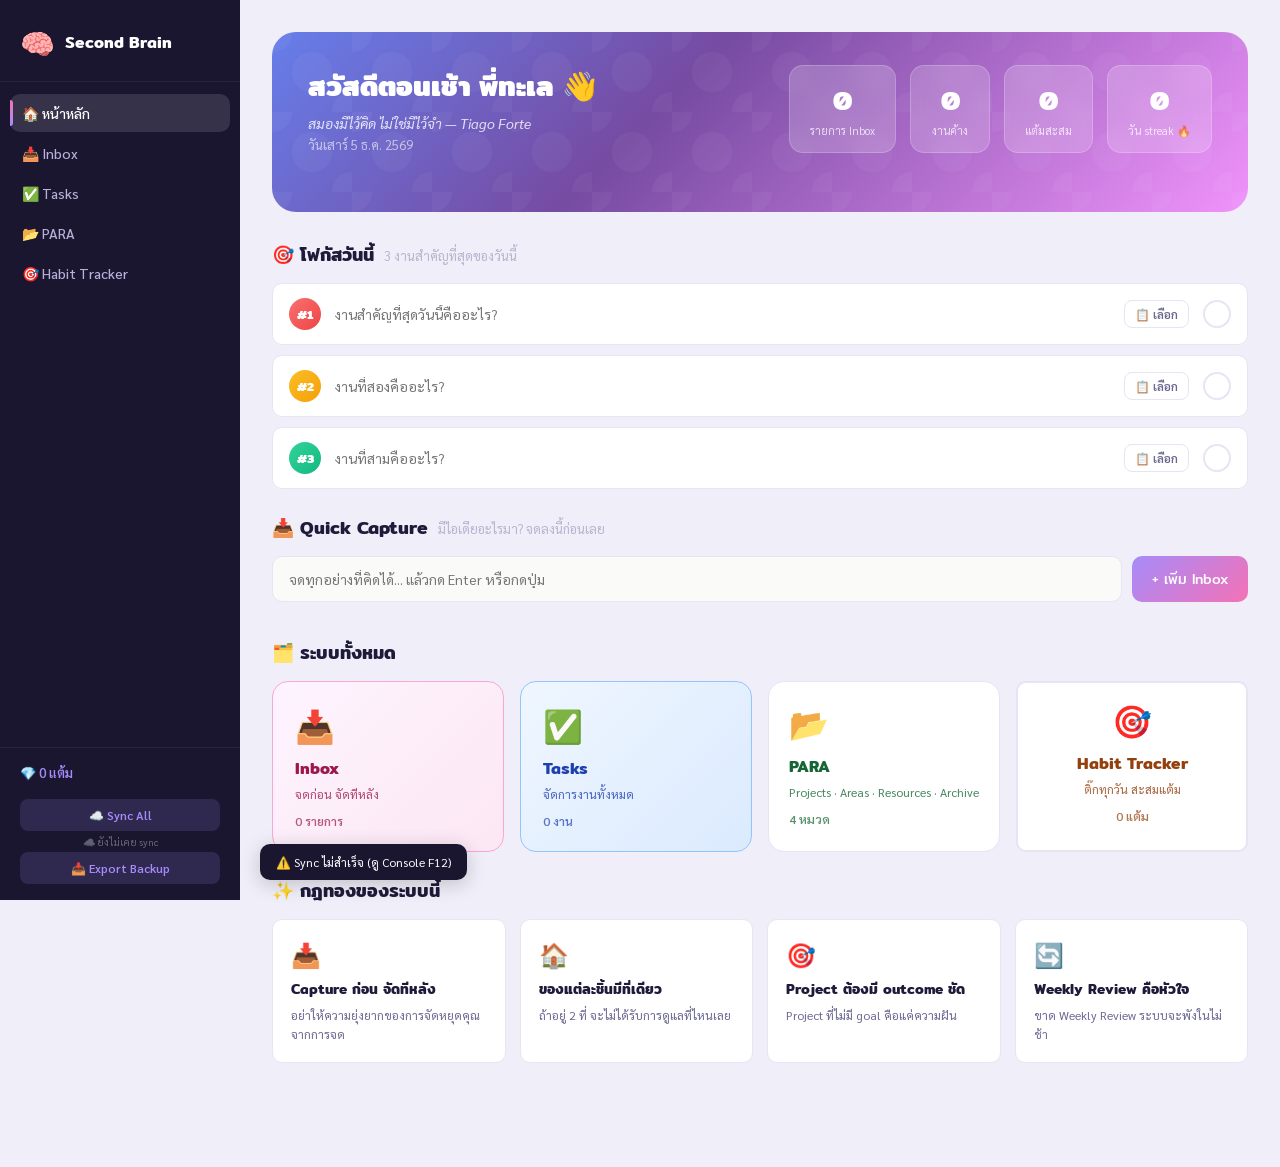
<file: index.html>
<!DOCTYPE html>
<html lang="th">
<head>
<meta charset="UTF-8">
<meta name="viewport" content="width=device-width, initial-scale=1.0">
<title>🧠 Second Brain ของพี่ทะเล</title>
<link href="https://fonts.googleapis.com/css2?family=Sarabun:wght@300;400;500;600;700&family=Mitr:wght@400;500;600;700&family=Prompt:wght@300;400;500;600&display=swap" rel="stylesheet">
<link rel="stylesheet" href="css/style.css">
<link rel="manifest" href="manifest.json">
<link rel="apple-touch-icon" href="icons/apple-touch-icon.png">
<meta name="theme-color" content="#a78bfa">
<meta name="apple-mobile-web-app-capable" content="yes">
<meta name="apple-mobile-web-app-status-bar-style" content="black-translucent">
<meta name="apple-mobile-web-app-title" content="Second Brain">
</head>
<body>

<!-- SIDEBAR -->
<nav class="sidebar" id="sidebar">
  <div class="sidebar-logo">
    <span class="logo-icon">🧠</span>
    <span class="logo-text">Second Brain</span>
  </div>
  <div class="sidebar-nav">
    <a href="index.html" class="nav-item active">🏠 หน้าหลัก</a>
    <a href="inbox.html" class="nav-item">📥 Inbox <span class="badge" id="inbox-badge">0</span></a>
    <a href="tasks.html" class="nav-item">✅ Tasks <span class="badge" id="tasks-badge" style="display:none">0</span></a>
    <a href="para.html" class="nav-item">📂 PARA</a>
    <a href="habit.html" class="nav-item">🎯 Habit Tracker</a>
  </div>
  <div class="sidebar-footer">
    <div class="points-mini">💎 <span id="nav-points">0</span> แต้ม</div>
    <div style="margin-top:8px;display:flex;flex-direction:column;gap:4px;">
      <button class="sync-all-btn" onclick="if(typeof syncAllToSheets==='function')syncAllToSheets();else showToast('ไปที่ Inbox/Tasks ก่อนเพื่อ sync')">☁️ Sync All</button>
      <div class="last-sync" id="last-sync-label" style="font-size:10px;color:rgba(255,255,255,0.35);text-align:center;">—</div>
    </div>
  </div>
</nav>

<!-- MAIN -->
<main class="main-content">

  <!-- HERO -->
  <div class="hero-section">
    <div class="hero-bg"></div>
    <div class="hero-inner">
      <div class="hero-text">
        <h1 class="hero-title">สวัสดีตอนเช้า พี่ทะเล 👋</h1>
        <p class="hero-sub">สมองมีไว้คิด ไม่ใช่มีไว้จำ — Tiago Forte</p>
        <div class="hero-date" id="hero-date"></div>
      </div>
      <div class="hero-stats">
        <div class="stat-card">
          <div class="stat-num" id="stat-inbox">0</div>
          <div class="stat-label">รายการ Inbox</div>
        </div>
        <div class="stat-card">
          <div class="stat-num" id="stat-tasks">0</div>
          <div class="stat-label">งานค้าง</div>
        </div>
        <div class="stat-card">
          <div class="stat-num" id="stat-points">0</div>
          <div class="stat-label">แต้มสะสม</div>
        </div>
        <div class="stat-card">
          <div class="stat-num" id="stat-streak">0</div>
          <div class="stat-label">วัน streak 🔥</div>
        </div>
      </div>
    </div>
  </div>

  <!-- TODAY FOCUS -->
  <section class="section">
    <div class="section-header">
      <h2 class="section-title">🎯 โฟกัสวันนี้</h2>
      <span class="section-sub">3 งานสำคัญที่สุดของวันนี้</span>
    </div>
    <div class="focus-grid" id="focus-grid">
      <!-- Rendered by renderFocusCards() -->
    </div>
  </section>

  <!-- QUICK CAPTURE -->
  <section class="section">
    <div class="section-header">
      <h2 class="section-title">📥 Quick Capture</h2>
      <span class="section-sub">มีไอเดียอะไรมา? จดลงนี้ก่อนเลย</span>
    </div>
    <div class="capture-box">
      <input class="capture-input" id="quick-input" placeholder="จดทุกอย่างที่คิดได้... แล้วกด Enter หรือกดปุ่ม" />
      <button class="capture-btn" onclick="quickCapture()">+ เพิ่ม Inbox</button>
    </div>
    <div class="inbox-preview" id="inbox-preview"></div>
  </section>

  <!-- NAVIGATION CARDS -->
  <section class="section">
    <div class="section-header">
      <h2 class="section-title">🗂️ ระบบทั้งหมด</h2>
    </div>
    <div class="nav-cards">
      <a href="inbox.html" class="nav-card inbox-card">
        <div class="nav-card-icon">📥</div>
        <div class="nav-card-title">Inbox</div>
        <div class="nav-card-desc">จดก่อน จัดทีหลัง</div>
        <div class="nav-card-count" id="card-inbox">0 รายการ</div>
      </a>
      <a href="tasks.html" class="nav-card tasks-card">
        <div class="nav-card-icon">✅</div>
        <div class="nav-card-title">Tasks</div>
        <div class="nav-card-desc">จัดการงานทั้งหมด</div>
        <div class="nav-card-count" id="card-tasks">0 งาน</div>
      </a>
      <a href="para.html" class="nav-card para-card">
        <div class="nav-card-icon">📂</div>
        <div class="nav-card-title">PARA</div>
        <div class="nav-card-desc">Projects · Areas · Resources · Archive</div>
        <div class="nav-card-count">4 หมวด</div>
      </a>
      <a href="habit.html" class="nav-card habit-card">
        <div class="nav-card-icon">🎯</div>
        <div class="nav-card-title">Habit Tracker</div>
        <div class="nav-card-desc">ติ๊กทุกวัน สะสมแต้ม</div>
        <div class="nav-card-count" id="card-points">0 แต้ม</div>
      </a>
    </div>
  </section>

  <!-- GOLDEN RULES -->
  <section class="section">
    <div class="section-header">
      <h2 class="section-title">✨ กฎทองของระบบนี้</h2>
    </div>
    <div class="rules-grid">
      <div class="rule-card">
        <div class="rule-icon">📥</div>
        <div class="rule-title">Capture ก่อน จัดทีหลัง</div>
        <div class="rule-desc">อย่าให้ความยุ่งยากของการจัดหยุดคุณจากการจด</div>
      </div>
      <div class="rule-card">
        <div class="rule-icon">🏠</div>
        <div class="rule-title">ของแต่ละชิ้นมีที่เดียว</div>
        <div class="rule-desc">ถ้าอยู่ 2 ที่ จะไม่ได้รับการดูแลที่ไหนเลย</div>
      </div>
      <div class="rule-card">
        <div class="rule-icon">🎯</div>
        <div class="rule-title">Project ต้องมี outcome ชัด</div>
        <div class="rule-desc">Project ที่ไม่มี goal คือแค่ความฝัน</div>
      </div>
      <div class="rule-card">
        <div class="rule-icon">🔄</div>
        <div class="rule-title">Weekly Review คือหัวใจ</div>
        <div class="rule-desc">ขาด Weekly Review ระบบจะพังในไม่ช้า</div>
      </div>
    </div>
  </section>

</main>

<!-- FOCUS PICKER MODAL -->
<div class="modal" id="focus-picker-modal">
  <div class="modal-box" style="max-width:500px;width:100%">
    <h3 class="modal-title">📋 เลือกงานสำหรับโฟกัส</h3>
    <div class="picker-tabs">
      <button class="picker-tab active" data-tab="tasks" onclick="switchPickerTab('tasks')">✅ Tasks</button>
      <button class="picker-tab" data-tab="inbox" onclick="switchPickerTab('inbox')">📥 Inbox</button>
    </div>
    <div class="picker-list" id="picker-list"></div>
    <button class="modal-cancel" style="margin-top:12px" onclick="closeFocusPicker()">ยกเลิก</button>
  </div>
</div>

<script src="js/app.js"></script>
<style>
  /* Focus card enhancements */
  .focus-body { flex: 1; min-width: 0; display: flex; flex-direction: column; gap: 3px; }
  .focus-source-tag {
    font-size: 10px; font-weight: 700; color: var(--purple);
    background: #f0ebff; padding: 1px 7px; border-radius: 10px;
    display: inline-block; width: fit-content;
  }
  .focus-linked-name {
    font-size: 14px; color: var(--text); font-weight: 500;
    white-space: nowrap; overflow: hidden; text-overflow: ellipsis;
  }
  .focus-card.done .focus-linked-name { text-decoration: line-through; opacity: 0.6; }
  .focus-pick-btn {
    flex-shrink: 0; padding: 5px 10px; border-radius: 8px;
    border: 1.5px solid var(--border); background: white;
    font-size: 12px; cursor: pointer; color: var(--mid);
    font-family: 'Sarabun', sans-serif; font-weight: 600;
    transition: all 0.15s; white-space: nowrap;
  }
  .focus-card.done { display: none; }
  .focus-pick-btn:hover { border-color: var(--purple); color: var(--purple); background: #f5f0ff; }
  .focus-clear-btn {
    flex-shrink: 0; width: 24px; height: 24px; border-radius: 50%;
    border: 1.5px solid #e5e7eb; background: white; font-size: 11px;
    cursor: pointer; color: var(--mid); transition: all 0.15s;
    display: flex; align-items: center; justify-content: center;
  }
  .focus-clear-btn:hover { border-color: var(--red); color: var(--red); background: #fff5f5; }

  /* Picker modal */
  .picker-tabs {
    display: flex; gap: 6px; margin-bottom: 12px;
  }
  .picker-tab {
    padding: 6px 18px; border-radius: 20px; border: 1.5px solid var(--border);
    background: white; font-size: 13px; font-weight: 600; cursor: pointer;
    font-family: 'Sarabun', sans-serif; color: var(--mid); transition: all 0.15s;
  }
  .picker-tab.active { background: var(--purple); color: white; border-color: var(--purple); }
  .picker-list { max-height: 320px; overflow-y: auto; display: flex; flex-direction: column; gap: 4px; }
  .picker-item {
    display: flex; align-items: center; gap: 10px;
    padding: 10px 14px; border-radius: 10px; cursor: pointer;
    border: 1.5px solid transparent; transition: all 0.15s;
    background: #fafafa;
  }
  .picker-item:hover { background: #f0ebff; border-color: var(--purple); }
  .picker-dot { width: 8px; height: 8px; border-radius: 50%; flex-shrink: 0; }
  .picker-name { flex: 1; font-size: 14px; color: var(--text); }
  .picker-meta { font-size: 11px; color: var(--mid); flex-shrink: 0; }
  .picker-empty { padding: 24px; text-align: center; color: var(--mid); font-size: 13px; }
</style>
<script>
  let _pickerIndex = null;
  let _pickerTab = 'tasks';

  const FOCUS_PLACEHOLDERS = [
    'งานสำคัญที่สุดวันนี้คืออะไร?',
    'งานที่สองคืออะไร?',
    'งานที่สามคืออะไร?'
  ];

  // ===== Render focus cards =====
  function renderFocusCards() {
    const grid = document.getElementById('focus-grid');
    if (!grid) return;

    grid.innerHTML = [0, 1, 2].map(i => {
      const item = state.focus[i];
      const priorityClass = `priority-${i + 1}`;
      const isDone = item && item.done;
      const isLinked = item && item.refType;

      const badgeHtml = isLinked
        ? `<span class="focus-source-tag">${item.refType === 'task' ? '📋 Task' : '📥 Inbox'}</span>`
        : '';

      const bodyHtml = isLinked
        ? `<div class="focus-body">
             ${badgeHtml}
             <div class="focus-linked-name">${escFocus(item.text)}</div>
           </div>`
        : `<div class="focus-body">
             <input class="focus-input" id="fi-${i}"
               placeholder="${FOCUS_PLACEHOLDERS[i]}"
               value="${item ? escFocus(item.text) : ''}"
               oninput="onFocusInput(${i}, this.value)" />
           </div>`;

      const clearBtn = isLinked
        ? `<button class="focus-clear-btn" onclick="clearFocusItem(${i})" title="ล้าง">✕</button>`
        : '';

      return `
        <div class="focus-card ${priorityClass}${isDone ? ' done' : ''}" id="fc-${i}">
          <div class="priority-badge">#${i + 1}</div>
          ${bodyHtml}
          <button class="focus-pick-btn" onclick="openFocusPicker(${i})">📋 เลือก</button>
          ${clearBtn}
          <div class="focus-check" onclick="completeFocus(${i})">✓</div>
        </div>
      `;
    }).join('');
  }

  function escFocus(str) {
    return String(str || '')
      .replace(/&/g, '&amp;').replace(/</g, '&lt;')
      .replace(/>/g, '&gt;').replace(/"/g, '&quot;');
  }

  function onFocusInput(index, value) {
    if (!state.focus[index]) state.focus[index] = { text: '', refType: null, refId: null, done: false };
    state.focus[index].text = value;
    save();
  }

  // ===== Picker =====
  function openFocusPicker(index) {
    _pickerIndex = index;
    _pickerTab = 'tasks';
    renderPickerList();
    document.querySelectorAll('.picker-tab').forEach(b => {
      b.classList.toggle('active', b.dataset.tab === 'tasks');
    });
    const modal = document.getElementById('focus-picker-modal');
    modal.classList.add('open');
    // Click outside to close
    setTimeout(() => { modal._closeHandler = function(e) {
      if (e.target === modal) closeFocusPicker();
    }; modal.addEventListener('click', modal._closeHandler); }, 0);
  }

  function closeFocusPicker() {
    const modal = document.getElementById('focus-picker-modal');
    modal.classList.remove('open');
    if (modal._closeHandler) { modal.removeEventListener('click', modal._closeHandler); delete modal._closeHandler; }
    _pickerIndex = null;
  }

  function switchPickerTab(tab) {
    _pickerTab = tab;
    document.querySelectorAll('.picker-tab').forEach(b => {
      b.classList.toggle('active', b.dataset.tab === tab);
    });
    renderPickerList();
  }

  function renderPickerList() {
    const el = document.getElementById('picker-list');
    if (!el) return;

    // รายการ ID ที่อยู่ใน focus แล้ว (ป้องกันเลือกซ้ำ)
    const usedIds = state.focus
      .filter((f, fi) => f && f.refId != null && fi !== _pickerIndex)
      .map(f => String(f.refId));

    if (_pickerTab === 'tasks') {
      // กรอง task ที่มี name จริง + ยังไม่โดนใช้ใน focus slot อื่น
      const tasks = state.tasks.filter(t => !t.done && t.name && !usedIds.includes(String(t.id)));
      if (!tasks.length) {
        el.innerHTML = '<div class="picker-empty">ไม่มีงานค้างค่ะ 🎉</div>'; return;
      }
      el.innerHTML = tasks.map(t => {
        const color = t.priority === 'high' ? '#f87171' : t.priority === 'medium' ? '#fbbf24' : '#34d399';
        const para = t.para === 'projects' ? '📁' : t.para === 'areas' ? '🌀' : '📚';
        // ใช้ data-attribute แทน inline string ป้องกัน double-quote ใน HTML แตก
        return `<div class="picker-item"
            data-text="${escFocus(t.name)}"
            data-reftype="task"
            data-refid="${t.id}"
            onclick="pickItemFromEl(this)">
          <span class="picker-dot" style="background:${color}"></span>
          <span class="picker-name">${escFocus(t.name)}</span>
          <span class="picker-meta">${para} ${t.priority}</span>
        </div>`;
      }).join('');
    } else {
      const items = state.inbox.filter(i => !i.done && i.text && !usedIds.includes(String(i.id)));
      if (!items.length) {
        el.innerHTML = '<div class="picker-empty">Inbox ว่างแล้วค่ะ 🌸</div>'; return;
      }
      el.innerHTML = items.map(i =>
        `<div class="picker-item"
            data-text="${escFocus(i.text)}"
            data-reftype="inbox"
            data-refid="${i.id}"
            onclick="pickItemFromEl(this)">
          <span class="picker-dot" style="background:var(--pink)"></span>
          <span class="picker-name">${escFocus(i.text)}</span>
          <span class="picker-meta">📥 Inbox</span>
        </div>`
      ).join('');
    }
  }

  // อ่านค่าจาก data-attribute แทนการรับ string โดยตรง
  function pickItemFromEl(el) {
    const text = el.dataset.text;       // HTML decode อัตโนมัติ ไม่มีปัญหา quote
    const refType = el.dataset.reftype;
    const refId = Number(el.dataset.refid);
    if (_pickerIndex === null) return;
    setFocusItem(_pickerIndex, text, refType, refId);
    closeFocusPicker();
  }

  // ===== Init =====
  document.getElementById('quick-input').addEventListener('keypress', e => {
    if (e.key === 'Enter') quickCapture();
  });
</script>
</body>
</html>
</file>
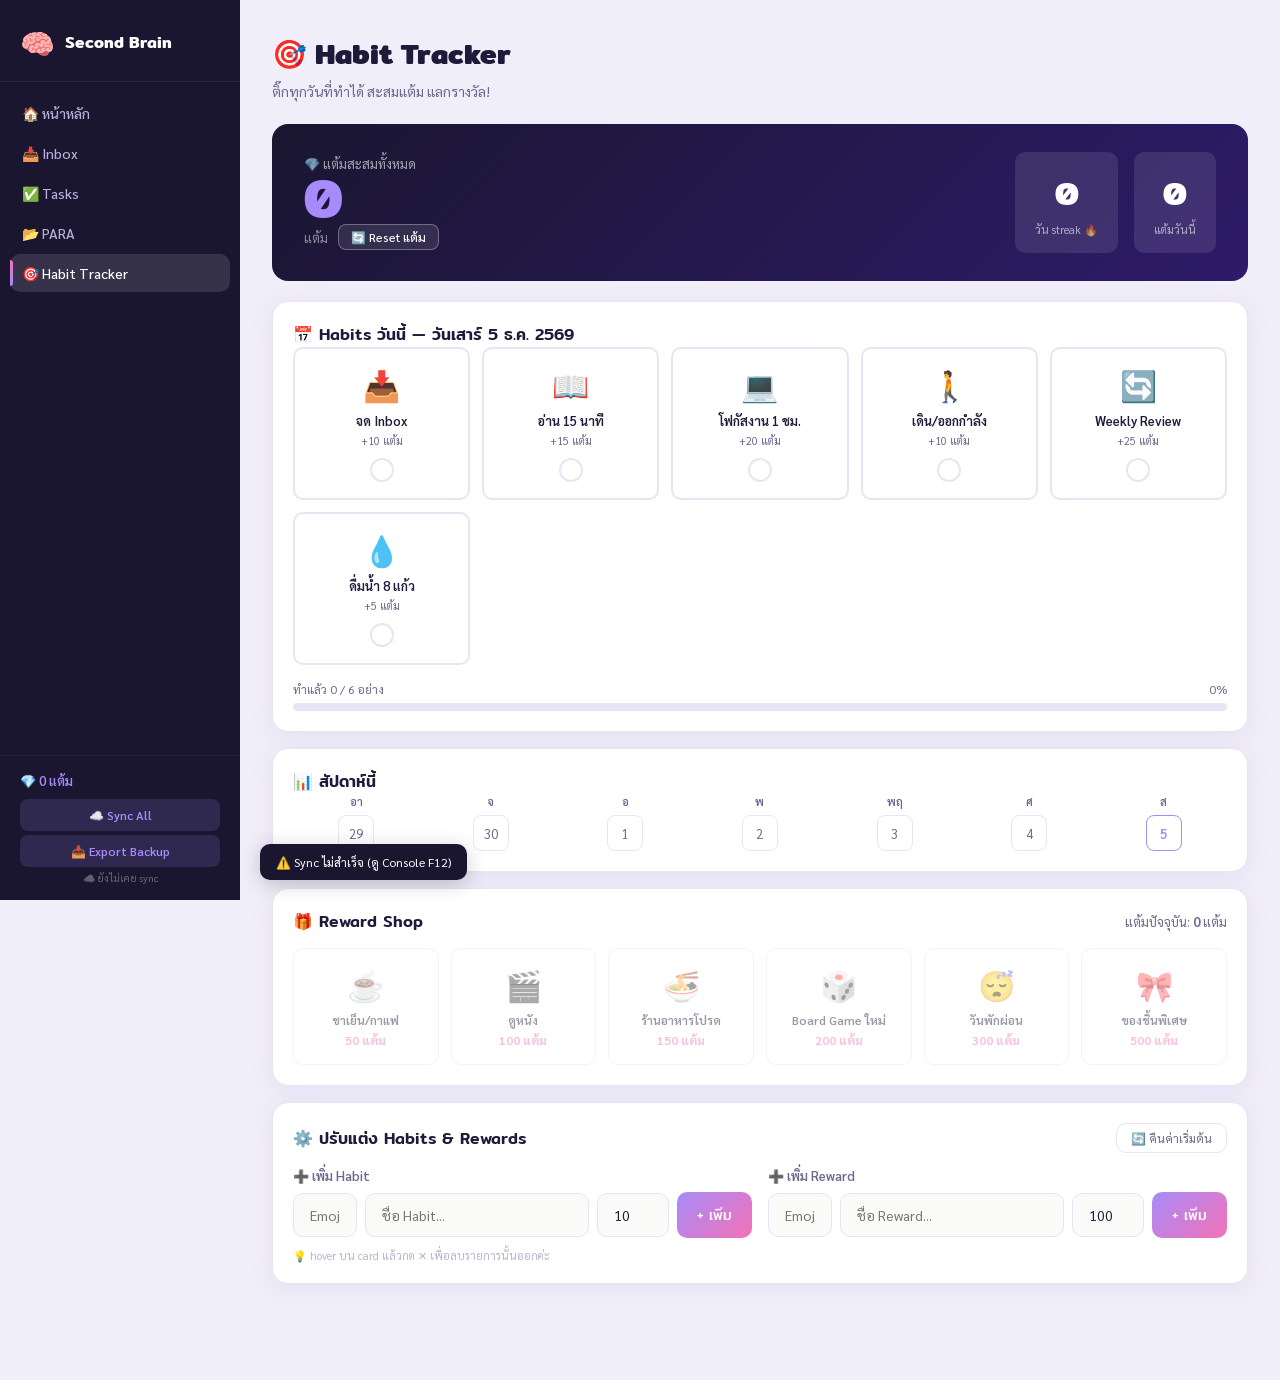
<file: habit.html>
<!DOCTYPE html>
<html lang="th">
<head>
<meta charset="UTF-8">
<meta name="viewport" content="width=device-width, initial-scale=1.0">
<title>🎯 Habit Tracker — Second Brain</title>
<link href="https://fonts.googleapis.com/css2?family=Sarabun:wght@300;400;500;600;700&family=Mitr:wght@400;500;600;700&display=swap" rel="stylesheet">
<link rel="stylesheet" href="css/style.css">
<link rel="manifest" href="manifest.json">
<link rel="apple-touch-icon" href="icons/apple-touch-icon.png">
<meta name="theme-color" content="#a78bfa">
<meta name="apple-mobile-web-app-capable" content="yes">
<meta name="apple-mobile-web-app-status-bar-style" content="black-translucent">
<meta name="apple-mobile-web-app-title" content="Second Brain">
</head>
<body>
<nav class="sidebar">
  <div class="sidebar-logo"><span class="logo-icon">🧠</span><span class="logo-text">Second Brain</span></div>
  <div class="sidebar-nav">
    <a href="index.html" class="nav-item">🏠 หน้าหลัก</a>
    <a href="inbox.html" class="nav-item">📥 Inbox <span class="badge" id="inbox-badge">0</span></a>
    <a href="tasks.html" class="nav-item">✅ Tasks <span class="badge" id="tasks-badge" style="display:none">0</span></a>
    <a href="para.html" class="nav-item">📂 PARA</a>
    <a href="habit.html" class="nav-item active">🎯 Habit Tracker</a>
  </div>
  <div class="sidebar-footer"><div class="points-mini">💎 <span id="nav-points">0</span> แต้ม</div>
    </div>
</nav>

<main class="main-content">
  <div class="page-header">
    <h1 class="page-title">🎯 Habit Tracker</h1>
    <p class="page-desc">ติ๊กทุกวันที่ทำได้ สะสมแต้ม แลกรางวัล!</p>
  </div>

  <!-- POINTS BAR -->
  <div class="points-hero">
    <div class="points-left">
      <div class="points-label">💎 แต้มสะสมทั้งหมด</div>
      <div class="points-big" id="total-points">0</div>
      <div class="points-sub" style="display:flex;align-items:center;gap:10px;">
        แต้ม
        <button onclick="resetPoints()" style="
          padding:4px 12px;border-radius:8px;border:1.5px solid rgba(255,255,255,0.3);
          background:rgba(255,255,255,0.1);color:white;font-size:12px;font-family:inherit;
          cursor:pointer;transition:all 0.2s;font-weight:500;
        " onmouseover="this.style.background='rgba(255,255,255,0.2)'"
           onmouseout="this.style.background='rgba(255,255,255,0.1)'">
          🔄 Reset แต้ม
        </button>
      </div>
    </div>
    <div class="points-right">
      <div class="streak-box">
        <div class="streak-num" id="streak-num">0</div>
        <div class="streak-label">วัน streak 🔥</div>
      </div>
      <div class="streak-box">
        <div class="streak-num" id="today-score">0</div>
        <div class="streak-label">แต้มวันนี้</div>
      </div>
    </div>
  </div>

  <!-- TODAY HABITS -->
  <div class="card">
    <h3 class="card-title">📅 Habits วันนี้ — <span id="today-date"></span></h3>
    <div class="habit-grid" id="habit-grid"></div>
    <div class="habit-progress">
      <div class="progress-label">
        <span>ทำแล้ว <span id="done-count">0</span> / <span id="total-count">0</span> อย่าง</span>
        <span id="progress-pct">0%</span>
      </div>
      <div class="progress-track"><div class="progress-fill" id="progress-fill" style="width:0%"></div></div>
    </div>
  </div>

  <!-- WEEKLY VIEW -->
  <div class="card">
    <h3 class="card-title">📊 สัปดาห์นี้</h3>
    <div class="week-grid" id="week-grid"></div>
  </div>

  <!-- REWARD SHOP -->
  <div class="card">
    <div class="card-header-row">
      <h3 class="card-title">🎁 Reward Shop</h3>
      <span class="card-desc">แต้มปัจจุบัน: <strong id="shop-points">0</strong> แต้ม</span>
    </div>
    <div class="reward-grid" id="reward-grid"></div>
  </div>

  <!-- MANAGE HABITS & REWARDS -->
  <div class="card">
    <div class="card-header-row">
      <h3 class="card-title">⚙️ ปรับแต่ง Habits & Rewards</h3>
      <button class="btn-outline" style="font-size:12px" onclick="resetHabitsToDefault()">🔄 คืนค่าเริ่มต้น</button>
    </div>
    <div style="display:grid;grid-template-columns:1fr 1fr;gap:16px;margin-top:12px">
      <div>
        <div style="font-size:13px;font-weight:600;color:var(--mid);margin-bottom:8px">➕ เพิ่ม Habit</div>
        <div class="task-form" style="flex-wrap:wrap;gap:8px">
          <input class="capture-input" id="new-habit-emoji" placeholder="Emoji" style="width:64px;flex:none" maxlength="4" />
          <input class="capture-input" id="new-habit-name" placeholder="ชื่อ Habit..." style="flex:1;min-width:120px" />
          <input class="capture-input" id="new-habit-pts" type="number" placeholder="แต้ม" style="width:72px;flex:none" value="10" min="1" />
          <button class="capture-btn" onclick="addHabit()">+ เพิ่ม</button>
        </div>
      </div>
      <div>
        <div style="font-size:13px;font-weight:600;color:var(--mid);margin-bottom:8px">➕ เพิ่ม Reward</div>
        <div class="task-form" style="flex-wrap:wrap;gap:8px">
          <input class="capture-input" id="new-reward-emoji" placeholder="Emoji" style="width:64px;flex:none" maxlength="4" />
          <input class="capture-input" id="new-reward-name" placeholder="ชื่อ Reward..." style="flex:1;min-width:120px" />
          <input class="capture-input" id="new-reward-cost" type="number" placeholder="แต้ม" style="width:72px;flex:none" value="100" min="1" />
          <button class="capture-btn" onclick="addReward()">+ เพิ่ม</button>
        </div>
      </div>
    </div>
    <p style="font-size:11px;color:var(--light);margin-top:10px">💡 hover บน card แล้วกด ✕ เพื่อลบรายการนั้นออกค่ะ</p>
  </div>

  <!-- REDEEM LOG -->
  <div class="card" id="redeem-log-card" style="display:none">
    <h3 class="card-title">🎉 รางวัลที่แลกไปแล้ว</h3>
    <div id="redeem-log"></div>
  </div>
</main>

<div class="toast" id="toast"></div>

<script src="js/app.js"></script>
<script src="js/habit.js"></script>
</body>
</html>
</file>
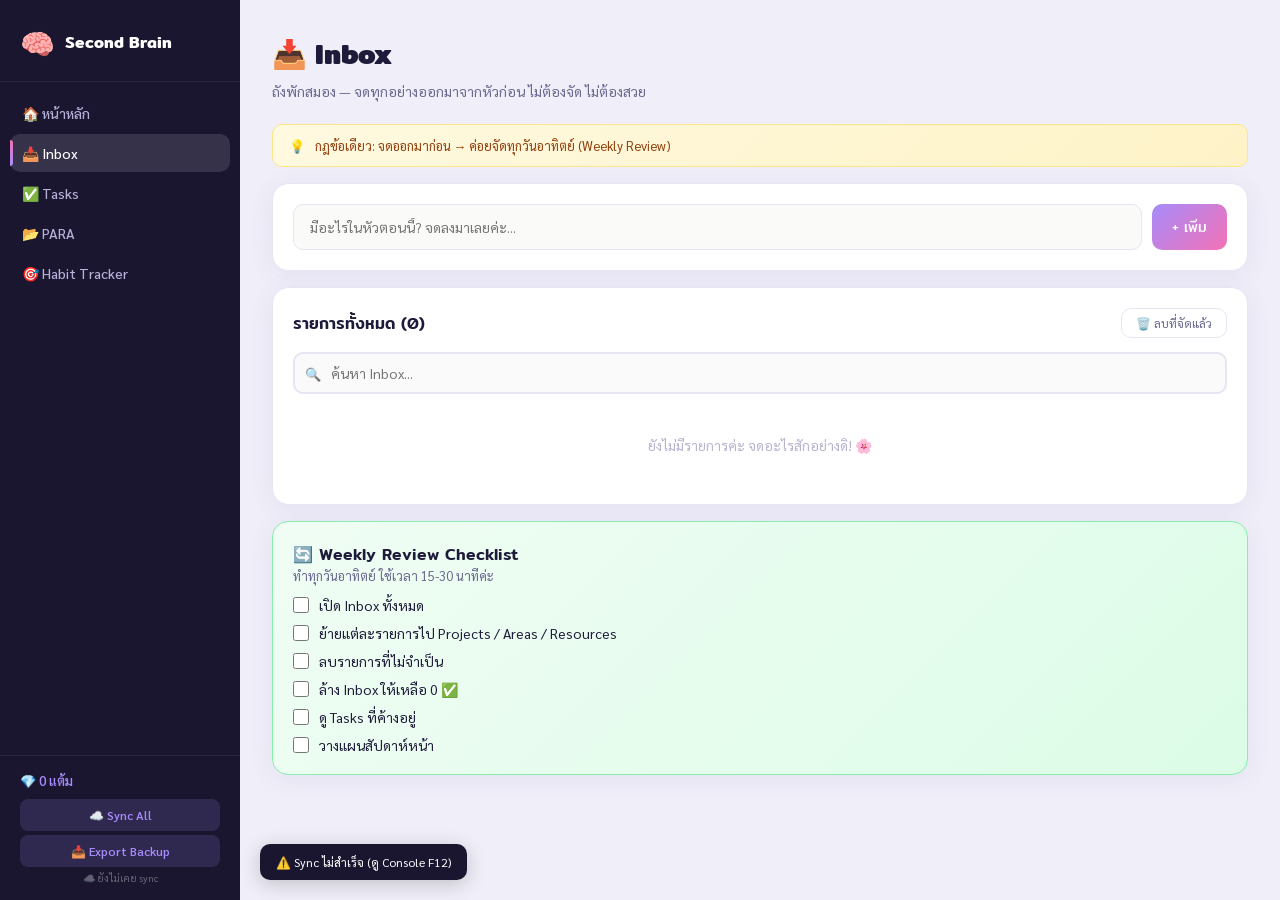
<file: inbox.html>
<!DOCTYPE html>
<html lang="th">
<head>
<meta charset="UTF-8">
<meta name="viewport" content="width=device-width, initial-scale=1.0">
<title>📥 Inbox — Second Brain</title>
<link href="https://fonts.googleapis.com/css2?family=Sarabun:wght@300;400;500;600;700&family=Mitr:wght@400;500;600;700&display=swap" rel="stylesheet">
<link rel="stylesheet" href="css/style.css">
<link rel="manifest" href="manifest.json">
<link rel="apple-touch-icon" href="icons/apple-touch-icon.png">
<meta name="theme-color" content="#a78bfa">
<meta name="apple-mobile-web-app-capable" content="yes">
<meta name="apple-mobile-web-app-status-bar-style" content="black-translucent">
<meta name="apple-mobile-web-app-title" content="Second Brain">
</head>
<body>
<nav class="sidebar">
  <div class="sidebar-logo"><span class="logo-icon">🧠</span><span class="logo-text">Second Brain</span></div>
  <div class="sidebar-nav">
    <a href="index.html" class="nav-item">🏠 หน้าหลัก</a>
    <a href="inbox.html" class="nav-item active">📥 Inbox <span class="badge" id="inbox-badge">0</span></a>
    <a href="tasks.html" class="nav-item">✅ Tasks <span class="badge" id="tasks-badge" style="display:none">0</span></a>
    <a href="para.html" class="nav-item">📂 PARA</a>
    <a href="habit.html" class="nav-item">🎯 Habit Tracker</a>
  </div>
  <div class="sidebar-footer"><div class="points-mini">💎 <span id="nav-points">0</span> แต้ม</div>
    </div>
</nav>

<main class="main-content">
  <div class="page-header">
    <h1 class="page-title">📥 Inbox</h1>
    <p class="page-desc">ถังพักสมอง — จดทุกอย่างออกมาจากหัวก่อน ไม่ต้องจัด ไม่ต้องสวย</p>
  </div>

  <div class="info-banner">
    <span class="info-icon">💡</span>
    <span>กฎข้อเดียว: จดออกมาก่อน → ค่อยจัดทุกวันอาทิตย์ (Weekly Review)</span>
  </div>

  <!-- ADD ITEM -->
  <div class="card">
    <div class="capture-box">
      <input class="capture-input" id="inbox-input" placeholder="มีอะไรในหัวตอนนี้? จดลงมาเลยค่ะ..." />
      <button class="capture-btn" onclick="addInboxItem()">+ เพิ่ม</button>
    </div>
  </div>

  <!-- INBOX LIST -->
  <div class="card">
    <div class="card-header-row">
      <h3 class="card-title">รายการทั้งหมด (<span id="inbox-count">0</span>)</h3>
      <button class="btn-outline" onclick="clearDone()">🗑️ ลบที่จัดแล้ว</button>
    </div>
    <div class="search-wrapper">
      <input class="search-box" id="inbox-search" placeholder="ค้นหา Inbox..." oninput="searchInbox(this.value)" />
    </div>
    <div id="inbox-list" class="item-list">
      <div class="empty-state">ยังไม่มีรายการค่ะ จดอะไรสักอย่างดิ! 🌸</div>
    </div>
  </div>

  <!-- WEEKLY REVIEW -->
  <div class="card review-card">
    <h3 class="card-title">🔄 Weekly Review Checklist</h3>
    <p class="card-desc">ทำทุกวันอาทิตย์ ใช้เวลา 15-30 นาทีค่ะ</p>
    <div class="review-list">
      <label class="review-item"><input type="checkbox"> เปิด Inbox ทั้งหมด</label>
      <label class="review-item"><input type="checkbox"> ย้ายแต่ละรายการไป Projects / Areas / Resources</label>
      <label class="review-item"><input type="checkbox"> ลบรายการที่ไม่จำเป็น</label>
      <label class="review-item"><input type="checkbox"> ล้าง Inbox ให้เหลือ 0 ✅</label>
      <label class="review-item"><input type="checkbox"> ดู Tasks ที่ค้างอยู่</label>
      <label class="review-item"><input type="checkbox"> วางแผนสัปดาห์หน้า</label>
    </div>
  </div>
</main>

<!-- MOVE MODAL -->
<div class="modal" id="move-modal">
  <div class="modal-box">
    <h3 class="modal-title">ย้ายไปที่ไหนดีคะ?</h3>
    <div class="modal-options">
      <button class="modal-opt" onclick="moveItem('projects')">📁 Projects</button>
      <button class="modal-opt" onclick="moveItem('areas')">🌀 Areas</button>
      <button class="modal-opt" onclick="moveItem('resources')">📚 Resources</button>
      <button class="modal-opt" onclick="moveItem('archive')">📦 Archive</button>
      <button class="modal-opt task-opt" onclick="moveItem('task')">📋 สร้าง Task</button>
      <button class="modal-opt done-opt" onclick="moveItem('done')">✅ จัดแล้ว</button>
    </div>
    <button class="modal-cancel" onclick="closeModal()">ยกเลิก</button>
  </div>
</div>

<script src="js/app.js"></script>
<script src="js/inbox.js"></script>
</body>
</html>
</file>
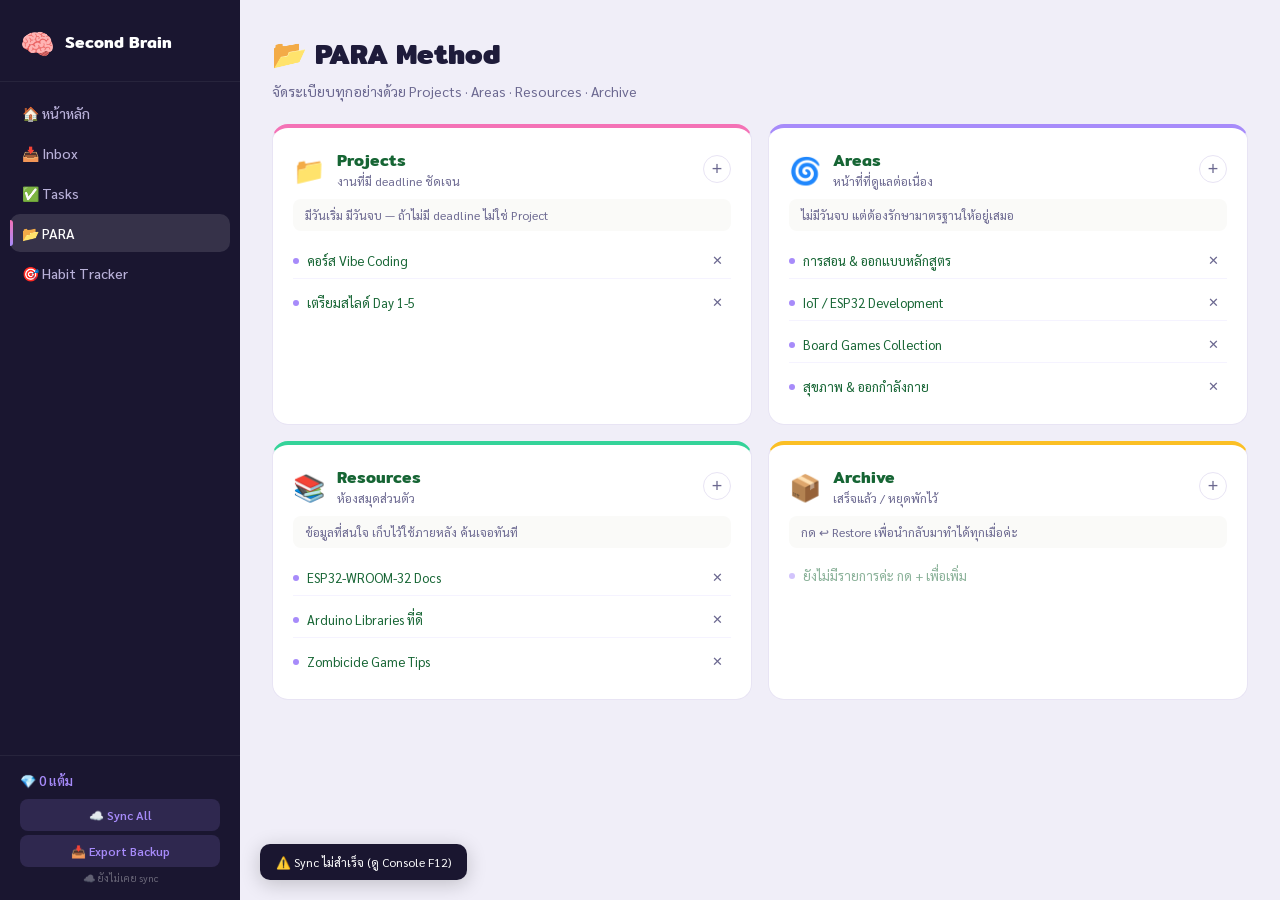
<file: para.html>
<!DOCTYPE html>
<html lang="th">
<head>
<meta charset="UTF-8">
<meta name="viewport" content="width=device-width, initial-scale=1.0">
<title>📂 PARA — Second Brain</title>
<link href="https://fonts.googleapis.com/css2?family=Sarabun:wght@300;400;500;600;700&family=Mitr:wght@400;500;600;700&display=swap" rel="stylesheet">
<link rel="stylesheet" href="css/style.css">
<link rel="manifest" href="manifest.json">
<link rel="apple-touch-icon" href="icons/apple-touch-icon.png">
<meta name="theme-color" content="#a78bfa">
<meta name="apple-mobile-web-app-capable" content="yes">
<meta name="apple-mobile-web-app-status-bar-style" content="black-translucent">
<meta name="apple-mobile-web-app-title" content="Second Brain">
<style>
  /* Restore button */
  .restore-btn {
    margin-left: auto;
    color: var(--purple);
    font-weight: 600;
    font-size: 12px;
    border: 1.5px solid var(--purple) !important;
    border-radius: 8px !important;
    padding: 3px 10px !important;
    transition: all 0.15s;
  }
  .restore-btn:hover {
    background: var(--purple) !important;
    color: white !important;
  }

  /* Modal form fields */
  .modal-form {
    display: flex; flex-direction: column; gap: 12px; margin: 16px 0;
  }
  .modal-label {
    font-size: 13px; font-weight: 600; color: var(--mid); margin-bottom: -6px;
  }
  .modal-input, .modal-select {
    padding: 10px 14px; border: 2px solid #e5e7eb; border-radius: 10px;
    font-size: 14px; font-family: 'Sarabun', sans-serif; outline: none;
    transition: border-color 0.2s;
  }
  .modal-input:focus, .modal-select:focus { border-color: var(--purple); }
  .modal-actions {
    display: flex; gap: 10px; justify-content: flex-end; margin-top: 20px;
  }
  .modal-btn {
    padding: 10px 22px; border-radius: 10px; border: none;
    font-size: 14px; font-weight: 600; cursor: pointer;
    font-family: 'Sarabun', sans-serif; transition: transform 0.15s;
  }
  .modal-btn:hover { transform: translateY(-2px); }
  .modal-btn-cancel { background: #f3f4f6; color: var(--mid); }
  .modal-btn-confirm {
    background: linear-gradient(135deg, var(--pink), var(--purple));
    color: white;
  }

  /* Restore modal special option */
  .restore-opt-task {
    background: linear-gradient(135deg, var(--pink), var(--purple)) !important;
    color: white !important;
    border: none !important;
  }
  .restore-opt-task:hover {
    background: linear-gradient(135deg, #ec4899, #8b5cf6) !important;
    border-color: transparent !important;
  }

  /* Preview text in modal */
  .restore-preview {
    font-size: 13px; color: var(--mid);
    background: #f5f0ff; border-radius: 8px;
    padding: 8px 12px; margin: -4px 0 16px;
    border-left: 3px solid var(--purple);
    word-break: break-word;
  }
</style>
</head>
<body>
<nav class="sidebar">
  <div class="sidebar-logo"><span class="logo-icon">🧠</span><span class="logo-text">Second Brain</span></div>
  <div class="sidebar-nav">
    <a href="index.html" class="nav-item">🏠 หน้าหลัก</a>
    <a href="inbox.html" class="nav-item">📥 Inbox <span class="badge" id="inbox-badge">0</span></a>
    <a href="tasks.html" class="nav-item">✅ Tasks <span class="badge" id="tasks-badge" style="display:none">0</span></a>
    <a href="para.html" class="nav-item active">📂 PARA</a>
    <a href="habit.html" class="nav-item">🎯 Habit Tracker</a>
  </div>
  <div class="sidebar-footer"><div class="points-mini">💎 <span id="nav-points">0</span> แต้ม</div>
    </div>
</nav>

<main class="main-content">
  <div class="page-header">
    <h1 class="page-title">📂 PARA Method</h1>
    <p class="page-desc">จัดระเบียบทุกอย่างด้วย Projects · Areas · Resources · Archive</p>
  </div>

  <div class="para-grid">

    <!-- PROJECTS -->
    <div class="para-card projects-card">
      <div class="para-card-header">
        <div class="para-icon">📁</div>
        <div>
          <div class="para-title">Projects</div>
          <div class="para-subtitle">งานที่มี deadline ชัดเจน</div>
        </div>
        <button class="para-add-btn" onclick="addParaItem('projects')">+</button>
      </div>
      <div class="para-desc-box">มีวันเริ่ม มีวันจบ — ถ้าไม่มี deadline ไม่ใช่ Project</div>
      <div class="para-list" id="list-projects"></div>
      <!-- Projects form — มีชื่อ + วันเริ่ม + วันครบ -->
      <div id="form-projects" class="para-project-form" style="display:none">
        <input type="text" class="para-input" id="input-projects" placeholder="ชื่อ Project..." />
        <div class="para-date-row">
          <div class="para-date-group">
            <label class="para-date-label">📅 เริ่ม</label>
            <input type="date" class="para-date-input" id="projects-start" />
          </div>
          <span class="para-date-arrow">→</span>
          <div class="para-date-group">
            <label class="para-date-label">🏁 ครบ</label>
            <input type="date" class="para-date-input" id="projects-due" />
          </div>
        </div>
        <div class="para-form-actions">
          <button class="para-form-cancel" onclick="cancelParaProject()">ยกเลิก</button>
          <button class="para-form-save" onclick="saveParaProject()">✅ บันทึก</button>
        </div>
      </div>
    </div>

    <!-- AREAS -->
    <div class="para-card areas-card">
      <div class="para-card-header">
        <div class="para-icon">🌀</div>
        <div>
          <div class="para-title">Areas</div>
          <div class="para-subtitle">หน้าที่ที่ดูแลต่อเนื่อง</div>
        </div>
        <button class="para-add-btn" onclick="addParaItem('areas')">+</button>
      </div>
      <div class="para-desc-box">ไม่มีวันจบ แต่ต้องรักษามาตรฐานให้อยู่เสมอ</div>
      <div class="para-list" id="list-areas"></div>
      <input class="para-input" id="input-areas" placeholder="เพิ่ม Area..." onkeypress="if(event.key==='Enter')saveParaItem('areas')" style="display:none"/>
    </div>

    <!-- RESOURCES -->
    <div class="para-card resources-card">
      <div class="para-card-header">
        <div class="para-icon">📚</div>
        <div>
          <div class="para-title">Resources</div>
          <div class="para-subtitle">ห้องสมุดส่วนตัว</div>
        </div>
        <button class="para-add-btn" onclick="addParaItem('resources')">+</button>
      </div>
      <div class="para-desc-box">ข้อมูลที่สนใจ เก็บไว้ใช้ภายหลัง ค้นเจอทันที</div>
      <div class="para-list" id="list-resources"></div>
      <input class="para-input" id="input-resources" placeholder="เพิ่ม Resource..." onkeypress="if(event.key==='Enter')saveParaItem('resources')" style="display:none"/>
    </div>

    <!-- ARCHIVE -->
    <div class="para-card archive-card">
      <div class="para-card-header">
        <div class="para-icon">📦</div>
        <div>
          <div class="para-title">Archive</div>
          <div class="para-subtitle">เสร็จแล้ว / หยุดพักไว้</div>
        </div>
        <button class="para-add-btn" onclick="addParaItem('archive')">+</button>
      </div>
      <div class="para-desc-box">กด ↩ Restore เพื่อนำกลับมาทำได้ทุกเมื่อค่ะ</div>
      <div class="para-list" id="list-archive"></div>
      <input class="para-input" id="input-archive" placeholder="เพิ่ม Archive..." onkeypress="if(event.key==='Enter')saveParaItem('archive')" style="display:none"/>
    </div>

  </div>
</main>

<!-- ===== MODAL 1: เลือกปลายทาง Restore ===== -->
<div class="modal" id="restore-modal">
  <div class="modal-box" style="max-width:400px">
    <h3 class="modal-title">↩ นำกลับมาทำอะไรดีคะ?</h3>
    <div class="restore-preview" id="restore-item-name"></div>
    <div class="modal-options" style="grid-template-columns:1fr 1fr;gap:10px;margin-bottom:16px">
      <button class="modal-opt" onclick="restoreToSection('projects')">📁 Projects</button>
      <button class="modal-opt" onclick="restoreToSection('areas')">🌀 Areas</button>
      <button class="modal-opt" onclick="restoreToSection('resources')">📚 Resources</button>
      <button class="modal-opt restore-opt-task" onclick="openRestoreAsTask()">✅ สร้าง Task</button>
    </div>
    <button class="modal-cancel" onclick="closeRestoreModal()">ยกเลิก</button>
  </div>
</div>

<!-- ===== MODAL 2: กรอกรายละเอียด Task ===== -->
<div class="modal" id="restore-task-modal">
  <div class="modal-box" style="max-width:460px">
    <h3 class="modal-title">✅ สร้าง Task จาก Archive</h3>
    <div class="modal-form">
      <label class="modal-label">ชื่องาน:</label>
      <input type="text" class="modal-input" id="restore-task-name" placeholder="ชื่องาน..." />

      <label class="modal-label">Priority:</label>
      <select class="modal-select" id="restore-task-priority">
        <option value="high">🔴 High — ด่วนมาก</option>
        <option value="medium" selected>🟡 Medium — ปานกลาง</option>
        <option value="low">🟢 Low — ไม่เร่งด่วน</option>
      </select>

      <label class="modal-label">วันเริ่ม (ถ้ามี):</label>
      <input type="date" class="modal-input" id="restore-task-start" />

      <label class="modal-label">วันครบกำหนด (ถ้ามี):</label>
      <input type="date" class="modal-input" id="restore-task-due" />
    </div>
    <div class="modal-actions">
      <button class="modal-btn modal-btn-cancel" onclick="closeRestoreTaskModal()">← กลับ</button>
      <button class="modal-btn modal-btn-confirm" onclick="confirmRestoreAsTask()">✅ สร้าง Task</button>
    </div>
  </div>
</div>

<script src="js/app.js"></script>
<script src="js/para.js"></script>
</body>
</html>
</file>
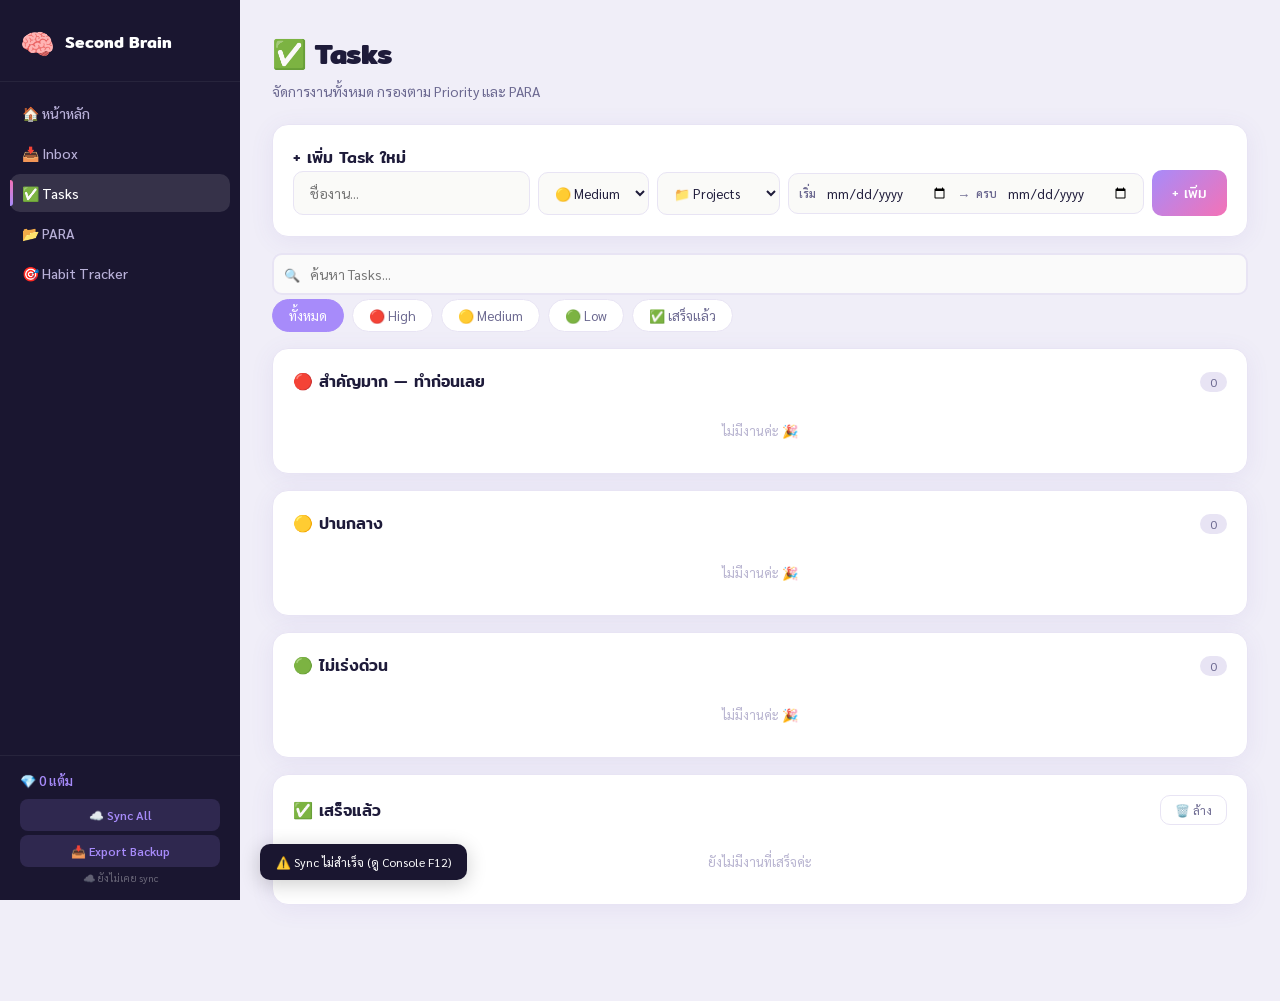
<file: tasks.html>
<!DOCTYPE html>
<html lang="th">
<head>
<meta charset="UTF-8">
<meta name="viewport" content="width=device-width, initial-scale=1.0">
<title>✅ Tasks — Second Brain</title>
<link href="https://fonts.googleapis.com/css2?family=Sarabun:wght@300;400;500;600;700&family=Mitr:wght@400;500;600;700&display=swap" rel="stylesheet">
<link rel="stylesheet" href="css/style.css">
<link rel="manifest" href="manifest.json">
<link rel="apple-touch-icon" href="icons/apple-touch-icon.png">
<meta name="theme-color" content="#a78bfa">
<meta name="apple-mobile-web-app-capable" content="yes">
<meta name="apple-mobile-web-app-status-bar-style" content="black-translucent">
<meta name="apple-mobile-web-app-title" content="Second Brain">
</head>
<body>
<nav class="sidebar">
  <div class="sidebar-logo"><span class="logo-icon">🧠</span><span class="logo-text">Second Brain</span></div>
  <div class="sidebar-nav">
    <a href="index.html" class="nav-item">🏠 หน้าหลัก</a>
    <a href="inbox.html" class="nav-item">📥 Inbox <span class="badge" id="inbox-badge">0</span></a>
    <a href="tasks.html" class="nav-item active">✅ Tasks <span class="badge" id="tasks-badge" style="display:none">0</span></a>
    <a href="para.html" class="nav-item">📂 PARA</a>
    <a href="habit.html" class="nav-item">🎯 Habit Tracker</a>
  </div>
  <div class="sidebar-footer"><div class="points-mini">💎 <span id="nav-points">0</span> แต้ม</div>
    </div>
</nav>

<main class="main-content">
  <div class="page-header">
    <h1 class="page-title">✅ Tasks</h1>
    <p class="page-desc">จัดการงานทั้งหมด กรองตาม Priority และ PARA</p>
  </div>

  <!-- ADD TASK -->
  <div class="card">
    <h3 class="card-title">+ เพิ่ม Task ใหม่</h3>
    <div class="task-form">
      <input class="capture-input" id="task-name" placeholder="ชื่องาน..." />
      <select class="select-input" id="task-priority">
        <option value="high">🔴 High</option>
        <option value="medium" selected>🟡 Medium</option>
        <option value="low">🟢 Low</option>
      </select>
      <select class="select-input" id="task-para">
        <option value="projects">📁 Projects</option>
        <option value="areas">🌀 Areas</option>
        <option value="resources">📚 Resources</option>
      </select>
      <div class="date-range-group">
        <label class="date-label">เริ่ม</label>
        <input class="date-input" id="task-start" type="date" />
        <span class="date-arrow">→</span>
        <label class="date-label">ครบ</label>
        <input class="date-input" id="task-due" type="date" />
      </div>
      <button class="capture-btn" onclick="addTask()">+ เพิ่ม</button>
    </div>
  </div>

  <!-- SEARCH -->
  <div class="search-wrapper" style="margin-bottom:4px">
    <input class="search-box" id="tasks-search" placeholder="ค้นหา Tasks..." oninput="searchTasks(this.value)" />
  </div>

  <!-- FILTERS -->
  <div class="filter-row">
    <button class="filter-btn active" onclick="filterTasks('all', this)">ทั้งหมด</button>
    <button class="filter-btn" onclick="filterTasks('high', this)">🔴 High</button>
    <button class="filter-btn" onclick="filterTasks('medium', this)">🟡 Medium</button>
    <button class="filter-btn" onclick="filterTasks('low', this)">🟢 Low</button>
    <button class="filter-btn" onclick="filterTasks('done', this)">✅ เสร็จแล้ว</button>
  </div>

  <!-- TASK SECTIONS -->
  <div class="card">
    <div class="card-header-row">
      <h3 class="card-title">🔴 สำคัญมาก — ทำก่อนเลย</h3>
      <span class="task-count" id="count-high">0</span>
    </div>
    <div id="tasks-high" class="task-list"></div>
  </div>

  <div class="card">
    <div class="card-header-row">
      <h3 class="card-title">🟡 ปานกลาง</h3>
      <span class="task-count" id="count-medium">0</span>
    </div>
    <div id="tasks-medium" class="task-list"></div>
  </div>

  <div class="card">
    <div class="card-header-row">
      <h3 class="card-title">🟢 ไม่เร่งด่วน</h3>
      <span class="task-count" id="count-low">0</span>
    </div>
    <div id="tasks-low" class="task-list"></div>
  </div>

  <div class="card">
    <div class="card-header-row">
      <h3 class="card-title">✅ เสร็จแล้ว</h3>
      <button class="btn-outline" onclick="clearDoneTasks()">🗑️ ล้าง</button>
    </div>
    <div id="tasks-done" class="task-list"></div>
  </div>
</main>

<script src="js/app.js"></script>
<script src="js/tasks.js"></script>
</body>
</html>
</file>
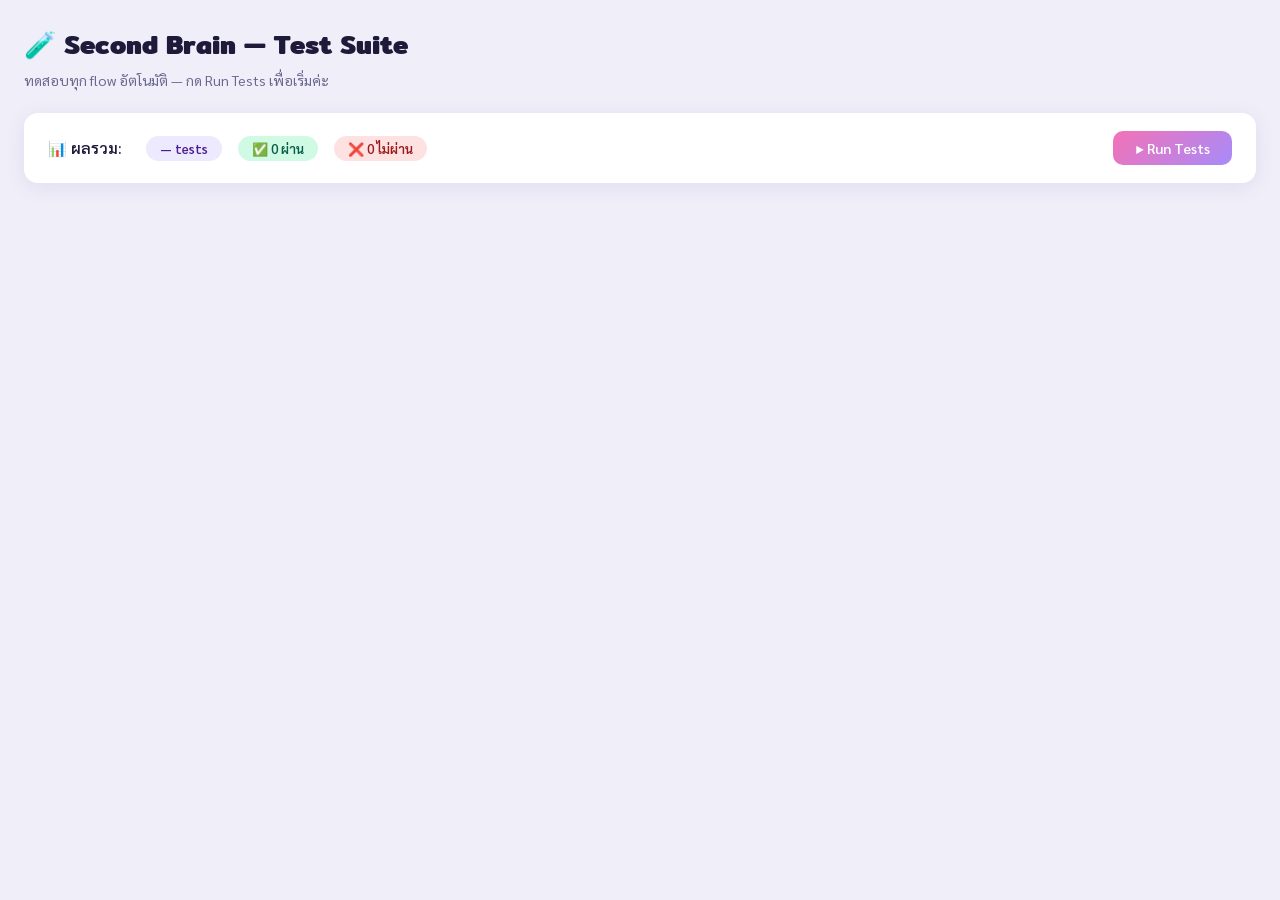
<file: test.html>
<!DOCTYPE html>
<html lang="th">
<head>
<meta charset="UTF-8">
<meta name="viewport" content="width=device-width, initial-scale=1.0">
<title>🧪 Second Brain — Test Suite</title>
<link href="https://fonts.googleapis.com/css2?family=Sarabun:wght@300;400;500;600;700&family=Mitr:wght@400;500;600&display=swap" rel="stylesheet">
<style>
  :root {
    --pink: #f472b6; --purple: #a78bfa; --green: #34d399;
    --red: #f87171; --yellow: #fbbf24; --bg: #f0eef8;
    --card: #fff; --text: #1e1b3a; --mid: #6b6890;
    --radius: 14px; --shadow: 0 4px 20px rgba(100,80,180,0.1);
  }
  * { box-sizing: border-box; margin: 0; padding: 0; }
  body { font-family: 'Sarabun', sans-serif; background: var(--bg); color: var(--text); padding: 24px; }
  h1 { font-family: 'Mitr', sans-serif; font-size: 26px; margin-bottom: 6px; }
  .subtitle { color: var(--mid); font-size: 14px; margin-bottom: 24px; }

  /* Summary bar */
  .summary {
    display: flex; align-items: center; gap: 16px;
    background: var(--card); border-radius: var(--radius);
    padding: 18px 24px; margin-bottom: 24px;
    box-shadow: var(--shadow); flex-wrap: wrap;
  }
  .summary-title { font-size: 15px; font-weight: 600; margin-right: 8px; }
  .pill { padding: 4px 14px; border-radius: 20px; font-size: 13px; font-weight: 600; }
  .pill-pass { background: #d1fae5; color: #065f46; }
  .pill-fail { background: #fee2e2; color: #991b1b; }
  .pill-total { background: #ede9fe; color: #4c1d95; }
  .run-btn {
    margin-left: auto; padding: 8px 22px; border-radius: 10px;
    background: linear-gradient(135deg, var(--pink), var(--purple));
    color: white; border: none; font-size: 14px; font-weight: 600;
    cursor: pointer; font-family: inherit; transition: transform 0.15s;
  }
  .run-btn:hover { transform: translateY(-2px); }

  /* Groups */
  .group { background: var(--card); border-radius: var(--radius); padding: 20px 24px; margin-bottom: 16px; box-shadow: var(--shadow); }
  .group-title { font-family: 'Mitr', sans-serif; font-size: 16px; margin-bottom: 14px; display: flex; align-items: center; gap: 10px; }
  .group-badge { font-size: 12px; font-weight: 600; padding: 2px 10px; border-radius: 20px; }
  .group-all-pass { background: #d1fae5; color: #065f46; }
  .group-has-fail { background: #fee2e2; color: #991b1b; }

  /* Test rows */
  .test-row { display: flex; align-items: flex-start; gap: 10px; padding: 7px 0; border-bottom: 1px solid #f3f0fb; font-size: 13px; }
  .test-row:last-child { border-bottom: none; }
  .icon { font-size: 15px; flex-shrink: 0; margin-top: 1px; }
  .test-name { flex: 1; line-height: 1.5; }
  .test-msg { color: var(--red); font-size: 12px; margin-top: 2px; font-family: monospace; background: #fff5f5; padding: 2px 6px; border-radius: 4px; word-break: break-all; }

  /* Loading */
  .loading { color: var(--mid); font-size: 14px; padding: 16px 0; }
  .spinner { display: inline-block; width: 14px; height: 14px; border: 2px solid var(--purple); border-top-color: transparent; border-radius: 50%; animation: spin 0.7s linear infinite; vertical-align: middle; margin-right: 8px; }
  @keyframes spin { to { transform: rotate(360deg); } }
</style>
</head>
<body>

<h1>🧪 Second Brain — Test Suite</h1>
<p class="subtitle">ทดสอบทุก flow อัตโนมัติ — กด Run Tests เพื่อเริ่มค่ะ</p>

<div class="summary" id="summary">
  <span class="summary-title">📊 ผลรวม:</span>
  <span class="pill pill-total" id="sum-total">— tests</span>
  <span class="pill pill-pass" id="sum-pass">✅ 0 ผ่าน</span>
  <span class="pill pill-fail" id="sum-fail">❌ 0 ไม่ผ่าน</span>
  <button class="run-btn" onclick="runAllTests()">▶ Run Tests</button>
</div>

<div id="results"></div>

<!-- ===== Hidden DOM fixtures needed by all JS modules ===== -->
<div id="fixtures" style="display:none">
  <!-- app.js -->
  <span id="inbox-badge">0</span>
  <span id="nav-points">0</span>
  <div id="sync-badge"></div>
  <div id="hero-date"></div>
  <div id="today-date"></div>
  <div id="stat-inbox">0</div>
  <div id="stat-tasks">0</div>
  <div id="stat-points">0</div>
  <div id="stat-streak">0</div>
  <div id="card-inbox">0 รายการ</div>
  <div id="card-tasks">0 งาน</div>
  <div id="card-points">0 แต้ม</div>
  <div id="inbox-preview"></div>
  <input id="quick-input" />
  <input id="focus1" /><input id="focus2" /><input id="focus3" />
  <!-- inbox.js -->
  <input id="inbox-input" value="" />
  <div id="inbox-list"></div>
  <span id="inbox-count">0</span>
  <div id="move-modal" class="modal"></div>
  <!-- tasks.js -->
  <input id="task-name" value="" />
  <select id="task-priority">
    <option value="high">High</option>
    <option value="medium" selected>Medium</option>
    <option value="low">Low</option>
  </select>
  <select id="task-para">
    <option value="projects" selected>Projects</option>
    <option value="areas">Areas</option>
    <option value="resources">Resources</option>
  </select>
  <input id="task-due" type="date" value="" />
  <!-- tasks.js sections wrapped in .card for filter test -->
  <div class="card"><div id="tasks-high"></div></div>
  <div class="card"><div id="tasks-medium"></div></div>
  <div class="card"><div id="tasks-low"></div></div>
  <div class="card"><div id="tasks-done"></div></div>
  <span id="count-high">0</span>
  <span id="count-medium">0</span>
  <span id="count-low">0</span>
  <!-- habit.js -->
  <div id="habit-grid"></div>
  <div id="done-count">0</div>
  <div id="total-count">0</div>
  <div id="progress-pct">0%</div>
  <div id="progress-fill" style="width:0%"></div>
  <div id="today-score">0</div>
  <div id="week-grid"></div>
  <div id="reward-grid"></div>
  <div id="redeem-log-card" style="display:none"></div>
  <div id="redeem-log"></div>
  <div id="total-points">0</div>
  <div id="shop-points">0</div>
  <div id="streak-num">0</div>
  <!-- para.js -->
  <div id="list-projects"></div>
  <div id="list-areas"></div>
  <div id="list-resources"></div>
  <div id="list-archive"></div>
  <input id="input-projects" style="display:none" />
  <input id="input-areas" style="display:none" />
  <input id="input-resources" style="display:none" />
  <input id="input-archive" style="display:none" />
  <div id="toast"></div>
</div>

<!-- Load all app modules -->
<script>
  // 1. Clear localStorage ก่อน load เพื่อเริ่มต้น clean state
  localStorage.clear();
</script>
<script src="js/app.js"></script>
<script>
  // 2. Override loadFromSheets ก่อน DOMContentLoaded fire
  //    เพื่อไม่ให้ JSONP call จริงในระหว่าง test
  loadFromSheets = function() { /* mocked in test mode */ };
</script>
<script src="js/inbox.js"></script>
<script src="js/tasks.js"></script>
<script src="js/habit.js"></script>
<script src="js/para.js"></script>

<script>
// ===== TEST FRAMEWORK =====

class TestSuite {
  constructor() {
    this.groups = [];
    this._current = null;
  }
  group(name) {
    this._current = { name, tests: [] };
    this.groups.push(this._current);
  }
  assert(name, condition, failMsg = '') {
    this._current.tests.push({ name, pass: !!condition, msg: condition ? '' : failMsg });
  }
  assertEqual(name, actual, expected) {
    const pass = JSON.stringify(actual) === JSON.stringify(expected);
    this._current.tests.push({
      name, pass,
      msg: pass ? '' : `คาดหวัง: ${JSON.stringify(expected)} | ได้: ${JSON.stringify(actual)}`
    });
  }
  get total() { return this.groups.reduce((s, g) => s + g.tests.length, 0); }
  get passed() { return this.groups.reduce((s, g) => s + g.tests.filter(t => t.pass).length, 0); }
  get failed() { return this.total - this.passed; }
}

// ===== STATE RESET =====
function resetState() {
  localStorage.clear();
  state.inbox = [];
  state.tasks = [];
  state.para = { projects: [], areas: [], resources: [], archive: [] };
  state.points = 0;
  state.streak = 0;
  state.habitLog = {};
  state.redeemLog = [];
  state.focus = ['', '', ''];
  currentFilter = 'all';
  // Clean up dynamic modals
  const modal = document.getElementById('task-from-inbox-modal');
  if (modal) modal.remove();
}

// ===== RUN ALL TESTS =====
function runAllTests() {
  document.getElementById('results').innerHTML = '<div class="loading"><span class="spinner"></span>กำลังรัน tests...</div>';
  document.getElementById('sum-pass').textContent = '✅ —';
  document.getElementById('sum-fail').textContent = '❌ —';
  document.getElementById('sum-total').textContent = '— tests';

  setTimeout(() => {
    const suite = new TestSuite();

    // ============================================================
    // GROUP 1: State & LocalStorage
    // ============================================================
    suite.group('💾 State & LocalStorage');
    resetState();

    state.inbox.push({ id: 1, text: 'test', date: '2026-01-01', done: false, tag: null });
    save();
    suite.assert('save() เขียนลง localStorage', localStorage.getItem('sb_inbox') !== null);

    const loaded = JSON.parse(localStorage.getItem('sb_inbox'));
    suite.assert('โหลด inbox จาก localStorage ได้', Array.isArray(loaded) && loaded.length === 1);
    suite.assertEqual('ข้อมูลที่โหลดถูกต้อง', loaded[0].text, 'test');

    state.tasks.push({ id: 2, name: 'task', priority: 'high', para: 'projects', due: '', done: false, date: '2026-01-01' });
    save();
    const loadedTasks = JSON.parse(localStorage.getItem('sb_tasks'));
    suite.assert('save() บันทึก tasks ด้วย', Array.isArray(loadedTasks) && loadedTasks.length === 1);

    state.para.projects.push('test project');
    save();
    const loadedPara = JSON.parse(localStorage.getItem('sb_para'));
    suite.assert('save() บันทึก para ด้วย', loadedPara && loadedPara.projects.length === 1);

    // ============================================================
    // GROUP 2: Inbox — CRUD
    // ============================================================
    suite.group('📥 Inbox — เพิ่ม / ลบ / จัดการ');
    resetState();

    // เพิ่ม item ปกติ
    document.getElementById('inbox-input').value = 'ทดสอบ inbox item';
    addInboxItem();
    suite.assert('เพิ่ม inbox item ได้', state.inbox.length === 1);
    suite.assertEqual('text ถูกต้อง', state.inbox[0].text, 'ทดสอบ inbox item');
    suite.assertEqual('done เป็น false', state.inbox[0].done, false);
    suite.assert('มี id (number)', typeof state.inbox[0].id === 'number');
    suite.assert('มี date (YYYY-MM-DD)', /^\d{4}-\d{2}-\d{2}$/.test(state.inbox[0].date));
    suite.assert('บันทึกลง localStorage ด้วย', JSON.parse(localStorage.getItem('sb_inbox')).length === 1);

    // ไม่เพิ่ม empty
    document.getElementById('inbox-input').value = '   ';
    addInboxItem();
    suite.assert('ไม่เพิ่ม item ว่าง', state.inbox.length === 1);

    // ไม่เพิ่ม empty string จริงๆ
    document.getElementById('inbox-input').value = '';
    addInboxItem();
    suite.assert('ไม่เพิ่ม empty string', state.inbox.length === 1);

    // เพิ่มอีก item แล้วลบ
    document.getElementById('inbox-input').value = 'item ที่ 2';
    addInboxItem();
    suite.assert('เพิ่ม item ที่ 2 ได้', state.inbox.length === 2);
    const id2 = state.inbox[1].id;
    deleteInboxItem(id2);
    suite.assert('ลบ inbox item ได้', state.inbox.length === 1);
    suite.assert('ลบถูก item', state.inbox[0].text === 'ทดสอบ inbox item');

    // clearDone
    state.inbox[0].done = true;
    document.getElementById('inbox-input').value = 'item ใหม่';
    addInboxItem();
    suite.assert('มี 2 item (1 done, 1 active)', state.inbox.length === 2);
    clearDone();
    suite.assert('clearDone() ลบเฉพาะ done items', state.inbox.length === 1);
    suite.assert('item ที่เหลือคือ active item', state.inbox[0].done === false);

    // ============================================================
    // GROUP 3: Inbox — Move Item
    // ============================================================
    suite.group('📥 Inbox — ย้าย Item');
    resetState();

    state.inbox.push({ id: 10, text: 'move test', date: '2026-01-01', done: false, tag: null });
    selectedItemId = 10;

    // Move to areas
    moveItem('areas');
    suite.assert("moveItem('areas') mark done", state.inbox[0].done === true);
    suite.assertEqual("moveItem('areas') tag ถูกต้อง", state.inbox[0].tag, '🌀 Areas');

    // Reset & move to resources
    state.inbox[0].done = false; state.inbox[0].tag = null; selectedItemId = 10;
    moveItem('resources');
    suite.assertEqual("moveItem('resources') tag ถูกต้อง", state.inbox[0].tag, '📚 Resources');

    // Reset & move to archive
    state.inbox[0].done = false; state.inbox[0].tag = null; selectedItemId = 10;
    moveItem('archive');
    suite.assertEqual("moveItem('archive') tag ถูกต้อง", state.inbox[0].tag, '📦 Archive');

    // Reset & move to done
    state.inbox[0].done = false; state.inbox[0].tag = null; selectedItemId = 10;
    moveItem('done');
    suite.assert("moveItem('done') mark done", state.inbox[0].done === true);
    suite.assertEqual("moveItem('done') tag ถูกต้อง", state.inbox[0].tag, '✅ จัดแล้ว');

    // ============================================================
    // GROUP 4: Inbox → Task Flow
    // ============================================================
    suite.group('📥➡️✅ Inbox → Task (createTaskFromInbox)');
    resetState();

    state.inbox.push({ id: 99, text: 'งานจาก inbox', date: '2026-01-01', done: false, tag: null });

    // สร้าง modal elements ก่อน (mock สำหรับ test)
    if (!document.getElementById('task-from-inbox-modal')) {
      const m = document.createElement('div');
      m.id = 'task-from-inbox-modal';
      m.innerHTML = `
        <input id="task-inbox-name" value="งานจาก inbox" />
        <select id="task-inbox-priority"><option value="high">High</option><option value="medium" selected>Medium</option><option value="low">Low</option></select>
        <select id="task-inbox-para"><option value="projects" selected>Projects</option><option value="areas">Areas</option></select>
        <input id="task-inbox-due" value="" />
      `;
      m.style.display = 'none';
      document.getElementById('fixtures').appendChild(m);
    }

    const tasksBefore = state.tasks.length;
    createTaskFromInbox(99);

    suite.assert('สร้าง task ได้', state.tasks.length === tasksBefore + 1);
    const newTask = state.tasks[state.tasks.length - 1];
    suite.assertEqual('task.done เป็น false', newTask.done, false);
    suite.assertEqual('task.name ถูกต้อง', newTask.name, 'งานจาก inbox');
    suite.assert('task มี id', typeof newTask.id === 'number');
    suite.assert('inbox item ถูก mark done', state.inbox.find(i => i.id === 99).done === true);
    suite.assertEqual('inbox item tag ถูกต้อง', state.inbox.find(i => i.id === 99).tag, '📁 สร้าง Task แล้ว');
    suite.assert('task บันทึกลง localStorage', JSON.parse(localStorage.getItem('sb_tasks')).length > 0);
    suite.assertEqual('task ใหม่ใน localStorage done=false',
      JSON.parse(localStorage.getItem('sb_tasks')).find(t => t.id === newTask.id).done, false);

    // ============================================================
    // GROUP 5: Tasks — CRUD
    // ============================================================
    suite.group('✅ Tasks — เพิ่ม / เสร็จ / ลบ');
    resetState();

    // เพิ่ม task
    document.getElementById('task-name').value = 'งาน high priority';
    document.getElementById('task-priority').value = 'high';
    document.getElementById('task-para').value = 'projects';
    document.getElementById('task-due').value = '2026-12-31';
    addTask();
    suite.assert('addTask() เพิ่ม task ได้', state.tasks.length === 1);
    suite.assertEqual('priority ถูกต้อง', state.tasks[0].priority, 'high');
    suite.assertEqual('para ถูกต้อง', state.tasks[0].para, 'projects');
    suite.assertEqual('due ถูกต้อง', state.tasks[0].due, '2026-12-31');
    suite.assertEqual('done เป็น false', state.tasks[0].done, false);
    suite.assert('input ถูกเคลียร์', document.getElementById('task-name').value === '');

    // ไม่เพิ่ม task ว่าง
    document.getElementById('task-name').value = '';
    addTask();
    suite.assert('ไม่เพิ่ม task ว่าง', state.tasks.length === 1);

    // เพิ่ม medium และ low
    document.getElementById('task-name').value = 'งาน medium';
    document.getElementById('task-priority').value = 'medium';
    addTask();
    document.getElementById('task-name').value = 'งาน low';
    document.getElementById('task-priority').value = 'low';
    addTask();
    suite.assert('มี 3 tasks รวม', state.tasks.length === 3);

    // completeTask
    const taskId = state.tasks[0].id;
    const pointsBefore = state.points;
    completeTask(taskId);
    suite.assert('completeTask() mark done', state.tasks.find(t => t.id === taskId).done === true);
    suite.assertEqual('ได้รับ +10 points', state.points, pointsBefore + 10);
    suite.assert('task บันทึกลง localStorage', JSON.parse(localStorage.getItem('sb_tasks')).find(t => t.id === taskId).done === true);

    // clearDoneTasks
    clearDoneTasks();
    suite.assert('clearDoneTasks() ลบ done tasks', state.tasks.every(t => !t.done));
    suite.assertEqual('เหลือ 2 tasks', state.tasks.length, 2);

    // deleteTask
    const tid = state.tasks[0].id;
    deleteTask(tid);
    suite.assert('deleteTask() ลบได้', state.tasks.length === 1);
    suite.assert('ลบถูก task', !state.tasks.find(t => t.id === tid));

    // ============================================================
    // GROUP 6: Tasks — Filter
    // ============================================================
    suite.group('✅ Tasks — Filter');
    resetState();

    // เพิ่ม tasks หลาย priority
    state.tasks = [
      { id: 1, name: 'H1', priority: 'high',   para: 'projects', due: '', done: false, date: '2026-01-01' },
      { id: 2, name: 'M1', priority: 'medium',  para: 'projects', due: '', done: false, date: '2026-01-01' },
      { id: 3, name: 'L1', priority: 'low',     para: 'projects', due: '', done: false, date: '2026-01-01' },
      { id: 4, name: 'D1', priority: 'medium',  para: 'projects', due: '', done: true,  date: '2026-01-01' },
    ];
    renderTasks();

    // filter all
    filterTasks('all', null);
    suite.assert("filter 'all' — high card แสดง", document.getElementById('tasks-high').closest('.card').style.display !== 'none');
    suite.assert("filter 'all' — medium card แสดง", document.getElementById('tasks-medium').closest('.card').style.display !== 'none');
    suite.assert("filter 'all' — low card แสดง", document.getElementById('tasks-low').closest('.card').style.display !== 'none');
    suite.assert("filter 'all' — done card แสดง", document.getElementById('tasks-done').closest('.card').style.display !== 'none');

    // filter high
    filterTasks('high', null);
    suite.assert("filter 'high' — high card แสดง", document.getElementById('tasks-high').closest('.card').style.display !== 'none');
    suite.assert("filter 'high' — medium card ซ่อน", document.getElementById('tasks-medium').closest('.card').style.display === 'none');
    suite.assert("filter 'high' — low card ซ่อน", document.getElementById('tasks-low').closest('.card').style.display === 'none');
    suite.assert("filter 'high' — done card ซ่อน", document.getElementById('tasks-done').closest('.card').style.display === 'none');

    // filter done
    filterTasks('done', null);
    suite.assert("filter 'done' — done card แสดง", document.getElementById('tasks-done').closest('.card').style.display !== 'none');
    suite.assert("filter 'done' — high card ซ่อน", document.getElementById('tasks-high').closest('.card').style.display === 'none');

    // reset filter
    filterTasks('all', null);

    // ============================================================
    // GROUP 7: Habits — Toggle & Points
    // ============================================================
    suite.group('🎯 Habits — Toggle & Points');
    resetState();

    const startPts = state.points;

    // toggle inbox habit (10 pts)
    toggleHabit('inbox', 10);
    suite.assert('toggleHabit() เพิ่ม points', state.points === startPts + 10);
    suite.assert('log บันทึก true', getTodayLog()['inbox'] === true);

    // toggle อีกครั้ง → ลด points
    toggleHabit('inbox', 10);
    suite.assert('toggleHabit() ครั้ง 2 ลด points', state.points === startPts);
    suite.assert('log เป็น false', getTodayLog()['inbox'] === false);

    // points ไม่ติดลบ
    state.points = 0;
    toggleHabit('inbox', 10); // add 10
    toggleHabit('inbox', 10); // remove 10 → 0
    suite.assert('points ไม่ต่ำกว่า 0', state.points >= 0);

    // toggle หลาย habits
    toggleHabit('inbox', 10);
    toggleHabit('read', 15);
    toggleHabit('focus', 20);
    const expectedPts = 10 + 15 + 20;
    suite.assert('toggle 3 habits รวม points ถูกต้อง', state.points === expectedPts,
      `points = ${state.points}, ควรเป็น ${expectedPts}`);

    // บันทึกลง localStorage
    suite.assert('habits บันทึกลง localStorage', localStorage.getItem('sb_habitlog') !== null);

    // ============================================================
    // GROUP 8: Habits — Streak
    // ============================================================
    suite.group('🔥 Habits — Streak');
    resetState();

    // วันนี้ยังไม่ทำ → streak = 0
    calculateStreak();
    suite.assertEqual('ยังไม่ทำ habit → streak = 0', state.streak, 0);

    // ทำ habit วันนี้ → streak = 1
    toggleHabit('inbox', 10);
    suite.assertEqual('ทำวันนี้ → streak = 1', state.streak, 1);

    // ปลอม habitLog เป็น 3 วันติดต่อกัน
    const d0 = today();
    const d1 = new Date(); d1.setDate(d1.getDate() - 1); const k1 = d1.toISOString().split('T')[0];
    const d2 = new Date(); d2.setDate(d2.getDate() - 2); const k2 = d2.toISOString().split('T')[0];
    state.habitLog[k1] = { inbox: true };
    state.habitLog[k2] = { read: true };
    calculateStreak();
    suite.assertEqual('3 วันติด → streak = 3', state.streak, 3);

    // มีช่องว่าง → streak หยุด
    const d4 = new Date(); d4.setDate(d4.getDate() - 4); const k4 = d4.toISOString().split('T')[0];
    state.habitLog[k4] = { walk: true }; // วันที่ 4 (ข้าม 3)
    calculateStreak();
    suite.assertEqual('มีช่องว่าง → streak ยังเป็น 3', state.streak, 3);

    // ============================================================
    // GROUP 9: Rewards — Redeem
    // ============================================================
    suite.group('🎁 Rewards — แลกรางวัล');
    resetState();

    // แต้มไม่พอ → reject
    state.points = 30;
    const logBefore = state.redeemLog.length;
    redeemReward('tea', 50, 'ชาเย็น/กาแฟ', '☕');
    suite.assert('แต้มไม่พอ → ไม่หักแต้ม', state.points === 30);
    suite.assert('แต้มไม่พอ → redeemLog ไม่เพิ่ม', state.redeemLog.length === logBefore);

    // แต้มพอ → redeem
    state.points = 100;
    redeemReward('tea', 50, 'ชาเย็น/กาแฟ', '☕');
    suite.assertEqual('แต้มพอ → หักแต้มถูกต้อง', state.points, 50);
    suite.assert('redeemLog เพิ่ม entry', state.redeemLog.length === 1);
    suite.assertEqual('redeemLog บันทึก name ถูกต้อง', state.redeemLog[0].name, 'ชาเย็น/กาแฟ');
    suite.assertEqual('redeemLog บันทึก cost ถูกต้อง', state.redeemLog[0].cost, 50);
    suite.assert('บันทึกลง localStorage', JSON.parse(localStorage.getItem('sb_redeemlog')).length === 1);

    // redeem อีกรางวัล
    redeemReward('movie', 100, 'ดูหนัง', '🎬');
    suite.assert('แต้มไม่พอ (50 < 100) → ไม่หัก', state.points === 50);
    suite.assert('redeemLog ยังเป็น 1', state.redeemLog.length === 1);

    // ============================================================
    // GROUP 10: PARA — Persistence
    // ============================================================
    suite.group('📂 PARA — บันทึกและโหลดข้อมูล');
    resetState();

    // เพิ่ม item ผ่าน saveParaItem
    document.getElementById('input-projects').value = 'โปรเจกต์ทดสอบ';
    saveParaItem('projects');
    suite.assert('saveParaItem() เพิ่มใน state.para', state.para.projects.length === 1);
    suite.assertEqual('text ถูกต้อง', state.para.projects[0], 'โปรเจกต์ทดสอบ');
    suite.assert('input ถูกเคลียร์', document.getElementById('input-projects').value === '');
    suite.assert('บันทึกลง localStorage', !!JSON.parse(localStorage.getItem('sb_para')));

    // ไม่เพิ่ม empty
    document.getElementById('input-projects').value = '   ';
    saveParaItem('projects');
    suite.assert('ไม่เพิ่ม item ว่าง', state.para.projects.length === 1);

    // เพิ่มหลายหมวด
    document.getElementById('input-areas').value = 'area ทดสอบ';
    saveParaItem('areas');
    document.getElementById('input-resources').value = 'resource ทดสอบ';
    saveParaItem('resources');
    document.getElementById('input-archive').value = 'archive ทดสอบ';
    saveParaItem('archive');
    suite.assert('เพิ่ม areas ได้', state.para.areas.length === 1);
    suite.assert('เพิ่ม resources ได้', state.para.resources.length === 1);
    suite.assert('เพิ่ม archive ได้', state.para.archive.length === 1);

    // deleteParaItem
    document.getElementById('input-projects').value = 'โปรเจกต์ที่ 2';
    saveParaItem('projects');
    suite.assert('มี 2 projects', state.para.projects.length === 2);
    deleteParaItem('projects', 0);
    suite.assert('deleteParaItem() ลบได้', state.para.projects.length === 1);
    suite.assertEqual('ลบถูก index', state.para.projects[0], 'โปรเจกต์ที่ 2');

    // render จาก state
    renderPara();
    const listEl = document.getElementById('list-projects');
    suite.assert('renderPara() render item ใน DOM', listEl.querySelectorAll('.para-item').length > 0);
    suite.assert('renderPara() แสดง text ถูกต้อง', listEl.textContent.includes('โปรเจกต์ที่ 2'));

    // ทดสอบ persistence (simulate reload จาก localStorage)
    const savedPara = JSON.parse(localStorage.getItem('sb_para'));
    suite.assert('para ใน localStorage มี projects', savedPara && savedPara.projects.length > 0);

    // ============================================================
    // GROUP 11: Quick Capture (Dashboard)
    // ============================================================
    suite.group('⚡ Quick Capture');
    resetState();

    document.getElementById('quick-input').value = 'quick capture ทดสอบ';
    quickCapture();
    suite.assert('quickCapture() เพิ่มลง inbox', state.inbox.length === 1);
    suite.assertEqual('text ถูกต้อง', state.inbox[0].text, 'quick capture ทดสอบ');
    suite.assert('input ถูกเคลียร์', document.getElementById('quick-input').value === '');

    // empty → ไม่เพิ่ม
    document.getElementById('quick-input').value = '';
    quickCapture();
    suite.assert('quickCapture() ไม่เพิ่ม empty', state.inbox.length === 1);

    // ============================================================
    // GROUP 12: Nav Sync
    // ============================================================
    suite.group('🔄 Nav Sync — Badge & Points');
    resetState();

    state.inbox.push({ id: 1, text: 'a', date: '2026-01-01', done: false });
    state.inbox.push({ id: 2, text: 'b', date: '2026-01-01', done: false });
    state.inbox.push({ id: 3, text: 'c', date: '2026-01-01', done: true });
    syncNav();
    const badge = document.getElementById('inbox-badge');
    suite.assertEqual('inbox badge แสดงจำนวน active items', badge.textContent, '2');
    suite.assert('badge แสดงอยู่', badge.style.display !== 'none');

    // ทุก item done → badge ซ่อน
    state.inbox.forEach(i => i.done = true);
    syncNav();
    suite.assert('inbox badge ซ่อนเมื่อ inbox ว่าง', badge.style.display === 'none');

    // nav-points sync
    state.points = 250;
    syncNav();
    suite.assertEqual('nav-points แสดงถูกต้อง', document.getElementById('nav-points').textContent, '250');

    // ============================================================
    // GROUP 13: loadFromSheets Merge (ป้องกัน data ถูกทับ)
    // ============================================================
    suite.group('☁️ Sheets Merge — ป้องกัน local data ถูกทับ');
    resetState();

    // สถานการณ์: เพิ่ง createTaskFromInbox แล้วข้ามไปหน้า tasks
    const localTask = { id: 9999, name: 'task ใหม่จาก inbox', priority: 'high', para: 'projects', due: '', done: false, date: today() };
    state.tasks.push(localTask);

    // Simulate Sheets ส่งข้อมูลเก่ากลับมา (ไม่มี task ใหม่)
    const oldSheetsData = [
      { id: 1000, name: 'task เก่า', priority: 'medium', para: 'areas', due: '', done: true, date: '2026-01-01' }
    ];
    const sheetsIds = new Set(oldSheetsData.map(t => t.id));
    const localOnly = state.tasks.filter(t => !sheetsIds.has(t.id));
    const merged = [...oldSheetsData, ...localOnly];
    state.tasks = merged;

    suite.assert('merge รักษา task ใหม่ไว้', state.tasks.some(t => t.id === 9999));
    suite.assert('merge รักษา task เก่าจาก Sheets ด้วย', state.tasks.some(t => t.id === 1000));
    suite.assert('task ใหม่ยัง done=false', state.tasks.find(t => t.id === 9999).done === false);

    // inbox merge test
    const localInboxItem = { id: 8888, text: 'inbox item ใหม่', date: today(), done: false };
    state.inbox = [localInboxItem];
    const oldInboxSheets = [{ id: 777, text: 'inbox เก่า', date: '2026-01-01', done: true }];
    const inboxSheetsIds = new Set(oldInboxSheets.map(i => i.id));
    const inboxLocalOnly = state.inbox.filter(i => !inboxSheetsIds.has(i.id));
    state.inbox = [...oldInboxSheets, ...inboxLocalOnly];
    suite.assert('inbox merge รักษา item ใหม่', state.inbox.some(i => i.id === 8888));
    suite.assert('inbox merge รักษา item เก่าจาก Sheets', state.inbox.some(i => i.id === 777));

    // ============================================================
    // RENDER RESULTS
    // ============================================================
    renderResults(suite);
  }, 100);
}

function renderResults(suite) {
  const totalEl = document.getElementById('sum-total');
  const passEl = document.getElementById('sum-pass');
  const failEl = document.getElementById('sum-fail');
  totalEl.textContent = `${suite.total} tests`;
  passEl.textContent = `✅ ${suite.passed} ผ่าน`;
  failEl.textContent = `❌ ${suite.failed} ไม่ผ่าน`;

  const allPass = suite.failed === 0;
  totalEl.style.background = allPass ? '#d1fae5' : '#ede9fe';
  totalEl.style.color = allPass ? '#065f46' : '#4c1d95';

  let html = '';
  suite.groups.forEach(g => {
    const gPass = g.tests.filter(t => t.pass).length;
    const gTotal = g.tests.length;
    const gAllPass = gPass === gTotal;
    html += `<div class="group">
      <div class="group-title">
        ${g.name}
        <span class="group-badge ${gAllPass ? 'group-all-pass' : 'group-has-fail'}">${gPass}/${gTotal} ผ่าน</span>
      </div>`;
    g.tests.forEach(t => {
      html += `<div class="test-row">
        <span class="icon">${t.pass ? '✅' : '❌'}</span>
        <div class="test-name">
          ${t.name}
          ${(!t.pass && t.msg) ? `<div class="test-msg">${t.msg}</div>` : ''}
        </div>
      </div>`;
    });
    html += '</div>';
  });

  document.getElementById('results').innerHTML = html;

  // Scroll to first fail
  const firstFail = document.querySelector('.test-row .icon');
  const allIcons = document.querySelectorAll('.test-row .icon');
  for (const icon of allIcons) {
    if (icon.textContent === '❌') {
      icon.closest('.group').scrollIntoView({ behavior: 'smooth', block: 'center' });
      break;
    }
  }
}
</script>
</body>
</html>
</file>
<file: css/style.css>
:root {
  --bg: #f0eef8;
  --sidebar-bg: #1a1630;
  --sidebar-text: #b8b0d8;
  --sidebar-active: #fff;
  --sidebar-active-bg: rgba(255,255,255,0.12);
  --pink: #f472b6;
  --purple: #a78bfa;
  --blue: #60a5fa;
  --green: #34d399;
  --yellow: #fbbf24;
  --red: #f87171;
  --card: #ffffff;
  --text: #1e1b3a;
  --mid: #6b6890;
  --light: #b8b4d0;
  --border: #e8e4f4;
  --shadow: 0 4px 24px rgba(100,80,180,0.08);
  --shadow-lg: 0 8px 40px rgba(100,80,180,0.14);
  --radius: 16px;
  --radius-sm: 10px;
}

* { box-sizing: border-box; margin: 0; padding: 0; }

body {
  font-family: 'Sarabun', sans-serif;
  background: var(--bg);
  color: var(--text);
  display: flex;
  min-height: 100vh;
}

/* ===== SIDEBAR ===== */
.sidebar {
  width: 240px; flex-shrink: 0;
  background: var(--sidebar-bg);
  display: flex; flex-direction: column;
  position: fixed; top: 0; left: 0; bottom: 0;
  z-index: 100; padding: 0;
}

.sidebar-logo {
  display: flex; align-items: center; gap: 10px;
  padding: 24px 20px 20px;
  border-bottom: 1px solid rgba(255,255,255,0.06);
}
.logo-icon { font-size: 28px; }
.logo-text { font-family: 'Mitr', sans-serif; font-size: 16px; font-weight: 600; color: white; }

.sidebar-nav { flex: 1; padding: 12px 10px; display: flex; flex-direction: column; gap: 2px; }
.nav-item {
  display: flex; align-items: center; gap: 8px;
  padding: 10px 12px; border-radius: var(--radius-sm);
  color: var(--sidebar-text); text-decoration: none;
  font-size: 14px; font-weight: 500; transition: all 0.2s;
  position: relative;
}
.nav-item:hover { background: rgba(255,255,255,0.07); color: white; }
.nav-item.active { background: var(--sidebar-active-bg); color: white; }
.nav-item.active::before {
  content: ''; position: absolute; left: 0; top: 6px; bottom: 6px;
  width: 3px; background: linear-gradient(180deg, var(--pink), var(--purple));
  border-radius: 0 3px 3px 0;
}

.badge {
  margin-left: auto; background: var(--pink); color: white;
  font-size: 10px; font-weight: 700; padding: 2px 7px;
  border-radius: 20px; min-width: 20px; text-align: center;
}
.badge[data-count="0"], .badge:empty { display: none; }

.sidebar-footer {
  padding: 16px 20px;
  border-top: 1px solid rgba(255,255,255,0.06);
}
.points-mini { color: var(--purple); font-size: 13px; font-weight: 600; }
.sync-all-btn {
  display: block; width: 100%; margin-top: 10px;
  padding: 8px 10px; border: none; border-radius: 8px; cursor: pointer;
  background: rgba(167,139,250,0.15); color: #a78bfa;
  font-size: 12px; font-family: 'Sarabun', sans-serif; font-weight: 600;
  transition: background 0.2s;
}
.sync-all-btn:hover { background: rgba(167,139,250,0.3); }

/* ===== MAIN ===== */
.main-content {
  margin-left: 240px; flex: 1;
  padding: 32px 32px 80px;
  max-width: calc(100vw - 240px);
}

/* ===== HERO ===== */
.hero-section {
  border-radius: 24px; overflow: hidden;
  position: relative; margin-bottom: 28px;
  min-height: 180px;
}
.hero-bg {
  position: absolute; inset: 0;
  background: linear-gradient(135deg, #667eea 0%, #764ba2 40%, #f093fb 100%);
}
.hero-bg::after {
  content: ''; position: absolute; inset: 0;
  background: url("data:image/svg+xml,%3Csvg width='80' height='80' viewBox='0 0 80 80' xmlns='http://www.w3.org/2000/svg'%3E%3Cg fill='rgba(255,255,255,0.04)'%3E%3Ccircle cx='40' cy='40' r='20'/%3E%3Ccircle cx='0' cy='0' r='20'/%3E%3Ccircle cx='80' cy='80' r='20'/%3E%3C/g%3E%3C/svg%3E");
}
.hero-inner {
  position: relative; z-index: 1;
  padding: 32px 36px;
  display: flex; align-items: center; justify-content: space-between; gap: 24px;
  flex-wrap: wrap;
}
.hero-title { font-family: 'Mitr', sans-serif; font-size: 28px; font-weight: 700; color: white; }
.hero-sub { font-size: 14px; color: rgba(255,255,255,0.8); margin-top: 6px; font-style: italic; }
.hero-date { font-size: 13px; color: rgba(255,255,255,0.6); margin-top: 4px; }
.hero-stats { display: flex; gap: 14px; flex-wrap: wrap; }
.stat-card {
  background: rgba(255,255,255,0.18); backdrop-filter: blur(8px);
  border-radius: 14px; padding: 14px 20px; text-align: center;
  border: 1px solid rgba(255,255,255,0.2); min-width: 80px;
}
.stat-num { font-family: 'Mitr', sans-serif; font-size: 26px; font-weight: 700; color: white; }
.stat-label { font-size: 11px; color: rgba(255,255,255,0.75); margin-top: 2px; }

/* ===== SECTION ===== */
.section { margin-bottom: 24px; }
.section-header { display: flex; align-items: baseline; gap: 10px; margin-bottom: 14px; }
.section-title { font-family: 'Mitr', sans-serif; font-size: 18px; font-weight: 600; color: var(--text); }
.section-sub { font-size: 13px; color: var(--light); }

/* ===== CARD ===== */
.card {
  background: var(--card); border-radius: var(--radius);
  padding: 20px; margin-bottom: 16px;
  box-shadow: var(--shadow); border: 1px solid var(--border);
}
.card-header-row { display: flex; align-items: center; justify-content: space-between; margin-bottom: 14px; }
.card-title { font-family: 'Mitr', sans-serif; font-size: 16px; font-weight: 500; color: var(--text); }
.card-desc { font-size: 13px; color: var(--mid); }

/* ===== PAGE HEADER ===== */
.page-header { margin-bottom: 24px; }
.page-title { font-family: 'Mitr', sans-serif; font-size: 28px; font-weight: 700; color: var(--text); }
.page-desc { font-size: 14px; color: var(--mid); margin-top: 6px; }

/* ===== INFO BANNER ===== */
.info-banner {
  background: linear-gradient(135deg, #fef9e0, #fef3c7);
  border: 1px solid #fde68a; border-radius: var(--radius-sm);
  padding: 12px 16px; display: flex; gap: 10px; align-items: center;
  font-size: 13px; color: #92400e; margin-bottom: 16px;
}

/* ===== CAPTURE ===== */
.capture-box { display: flex; gap: 10px; }
.capture-input {
  flex: 1; padding: 12px 16px; border-radius: var(--radius-sm);
  border: 1.5px solid var(--border); font-family: 'Sarabun', sans-serif;
  font-size: 14px; color: var(--text); outline: none; transition: border-color 0.2s;
  background: #fafaf8;
}
.capture-input:focus { border-color: var(--purple); background: white; }
.capture-btn {
  padding: 12px 20px; border-radius: var(--radius-sm);
  background: linear-gradient(135deg, var(--purple), var(--pink));
  border: none; color: white; font-family: 'Mitr', sans-serif;
  font-size: 14px; cursor: pointer; transition: all 0.2s; white-space: nowrap;
}
.capture-btn:hover { opacity: 0.9; transform: translateY(-1px); box-shadow: 0 4px 16px rgba(167,139,250,0.4); }

/* ===== FOCUS CARDS ===== */
.focus-grid { display: flex; flex-direction: column; gap: 10px; }
.focus-card {
  display: flex; align-items: center; gap: 14px;
  background: white; border-radius: var(--radius-sm);
  padding: 14px 16px; border: 1.5px solid var(--border);
  transition: all 0.2s;
}
.focus-card:hover { border-color: var(--purple); }
.focus-card.done { opacity: 0.5; }
.focus-card.done .focus-input { text-decoration: line-through; }
.priority-badge {
  font-family: 'Mitr', sans-serif; font-size: 12px; font-weight: 700;
  width: 32px; height: 32px; border-radius: 50%; flex-shrink: 0;
  display: flex; align-items: center; justify-content: center; color: white;
}
.priority-1 .priority-badge { background: linear-gradient(135deg, #f87171, #ef4444); }
.priority-2 .priority-badge { background: linear-gradient(135deg, #fbbf24, #f59e0b); }
.priority-3 .priority-badge { background: linear-gradient(135deg, #34d399, #10b981); }
.focus-input {
  flex: 1; border: none; outline: none; font-family: 'Sarabun', sans-serif;
  font-size: 14px; color: var(--text); background: transparent;
}
.focus-check {
  width: 28px; height: 28px; border-radius: 50%; border: 2px solid var(--border);
  display: flex; align-items: center; justify-content: center;
  cursor: pointer; transition: all 0.2s; font-size: 12px; color: transparent;
  flex-shrink: 0;
}
.focus-check:hover { border-color: var(--green); color: var(--green); }
.focus-card.done .focus-check { background: var(--green); border-color: var(--green); color: white; }

/* ===== INBOX PREVIEW ===== */
.inbox-preview { margin-top: 12px; display: flex; flex-direction: column; gap: 6px; }
.inbox-preview-item {
  display: flex; align-items: center; gap: 10px;
  background: white; border-radius: var(--radius-sm);
  padding: 10px 14px; border: 1px solid var(--border);
  font-size: 13px; animation: fadeUp 0.3s ease;
}
.inbox-dot { width: 6px; height: 6px; border-radius: 50%; background: var(--purple); flex-shrink: 0; }

/* ===== NAV CARDS ===== */
.nav-cards { display: grid; grid-template-columns: repeat(auto-fit, minmax(200px, 1fr)); gap: 16px; }
.nav-card {
  border-radius: var(--radius); padding: 22px;
  text-decoration: none; color: inherit;
  transition: all 0.25s; position: relative; overflow: hidden;
  border: 1px solid transparent;
}
.nav-card:hover { transform: translateY(-3px); box-shadow: var(--shadow-lg); }
.nav-card-icon { font-size: 32px; margin-bottom: 10px; display: block; }
.nav-card-title { font-family: 'Mitr', sans-serif; font-size: 16px; font-weight: 600; margin-bottom: 4px; }
.nav-card-desc { font-size: 12px; opacity: 0.8; margin-bottom: 10px; line-height: 1.5; }
.nav-card-count { font-size: 12px; font-weight: 600; opacity: 0.7; }
.inbox-card { background: linear-gradient(135deg, #fdf4ff, #fce7f3); border-color: #f9a8d4; color: #9d174d; }
.tasks-card { background: linear-gradient(135deg, #eff6ff, #dbeafe); border-color: #93c5fd; color: #1e40af; }
.para-card { background: linear-gradient(135deg, #f0fdf4, #dcfce7); border-color: #86efac; color: #166534; }
.habit-card { background: linear-gradient(135deg, #fffbeb, #fef3c7); border-color: #fcd34d; color: #92400e; }

/* ===== RULES GRID ===== */
.rules-grid { display: grid; grid-template-columns: repeat(auto-fit, minmax(220px, 1fr)); gap: 14px; }
.rule-card {
  background: white; border-radius: var(--radius-sm);
  padding: 18px; border: 1px solid var(--border);
}
.rule-icon { font-size: 24px; margin-bottom: 8px; }
.rule-title { font-family: 'Mitr', sans-serif; font-size: 14px; font-weight: 600; margin-bottom: 6px; }
.rule-desc { font-size: 12px; color: var(--mid); line-height: 1.6; }

/* ===== ITEM LIST (Inbox) ===== */
.item-list { display: flex; flex-direction: column; gap: 6px; min-height: 60px; }
.item-row {
  display: flex; align-items: center; gap: 10px;
  background: #fafaf8; border-radius: var(--radius-sm);
  padding: 11px 14px; border: 1px solid var(--border);
  transition: all 0.2s; font-size: 13px;
}
.item-row:hover { border-color: var(--purple); }
.item-row.done-item { opacity: 0.45; }
.item-row.done-item .item-text { text-decoration: line-through; }
.item-text { flex: 1; color: var(--text); }
.item-tag {
  font-size: 11px; padding: 2px 8px; border-radius: 8px;
  background: #f0eaff; color: #7c3aed; font-weight: 500;
}
.item-btn {
  background: none; border: none; cursor: pointer; font-size: 13px;
  padding: 3px 8px; border-radius: 6px; color: var(--mid);
  transition: all 0.15s;
}
.item-btn:hover { background: var(--border); color: var(--text); }
.empty-state { text-align: center; padding: 30px; color: var(--light); font-size: 14px; }

/* ===== TASK FORM ===== */
.task-form { display: flex; gap: 8px; flex-wrap: wrap; align-items: center; }
.date-range-group {
  display: flex; align-items: center; gap: 6px;
  background: #fafaf8; border: 1.5px solid var(--border);
  border-radius: var(--radius-sm); padding: 4px 10px;
  transition: border-color 0.2s;
}
.date-range-group:focus-within { border-color: var(--purple); }
.date-range-group .date-input {
  border: none; background: transparent; padding: 6px 4px;
  font-size: 13px; width: 130px;
}
.date-range-group .date-input:focus { border: none; outline: none; }
.date-label { font-size: 11px; color: var(--mid); font-weight: 600; white-space: nowrap; }
.date-arrow { color: var(--mid); font-size: 13px; }
.select-input, .date-input {
  padding: 11px 12px; border-radius: var(--radius-sm);
  border: 1.5px solid var(--border); font-family: 'Sarabun', sans-serif;
  font-size: 13px; color: var(--text); outline: none; background: #fafaf8;
  transition: border-color 0.2s;
}
.select-input:focus, .date-input:focus { border-color: var(--purple); }

.filter-row { display: flex; gap: 8px; flex-wrap: wrap; margin-bottom: 16px; }
.filter-btn {
  padding: 7px 16px; border-radius: 20px; border: 1.5px solid var(--border);
  background: white; font-family: 'Sarabun', sans-serif; font-size: 13px;
  cursor: pointer; transition: all 0.2s; color: var(--mid);
}
.filter-btn:hover { border-color: var(--purple); color: var(--purple); }
.filter-btn.active { background: var(--purple); border-color: var(--purple); color: white; }
.task-count { background: var(--border); border-radius: 20px; padding: 2px 10px; font-size: 12px; color: var(--mid); }
.task-list { display: flex; flex-direction: column; gap: 6px; min-height: 40px; }

.btn-outline {
  padding: 6px 14px; border-radius: var(--radius-sm);
  border: 1.5px solid var(--border); background: white;
  font-family: 'Sarabun', sans-serif; font-size: 12px;
  cursor: pointer; color: var(--mid); transition: all 0.2s;
}
.btn-outline:hover { border-color: var(--red); color: var(--red); }

/* ===== REVIEW CARD ===== */
.review-card { background: linear-gradient(135deg, #f0fdf4, #dcfce7); border-color: #86efac; }
.review-list { display: flex; flex-direction: column; gap: 10px; margin-top: 12px; }
.review-item { display: flex; align-items: center; gap: 10px; font-size: 14px; cursor: pointer; }
.review-item input { width: 16px; height: 16px; cursor: pointer; }

/* ===== MODAL ===== */
.modal {
  position: fixed; inset: 0; background: rgba(0,0,0,0.5);
  display: none; align-items: center; justify-content: center; z-index: 999;
}
.modal.open { display: flex; }
.modal-box { background: white; border-radius: var(--radius); padding: 28px; min-width: 300px; }
.modal-title { font-family: 'Mitr', sans-serif; font-size: 18px; margin-bottom: 16px; }
.modal-options { display: grid; grid-template-columns: 1fr 1fr; gap: 8px; margin-bottom: 12px; }
.modal-opt {
  padding: 12px; border-radius: var(--radius-sm); border: 1.5px solid var(--border);
  background: white; font-family: 'Sarabun', sans-serif; font-size: 14px;
  cursor: pointer; transition: all 0.2s;
}
.modal-opt:hover { border-color: var(--purple); background: #f5f0ff; }
.done-opt { grid-column: span 2; background: linear-gradient(135deg, #f0fdf4, #dcfce7); border-color: #86efac; }
.task-opt { grid-column: span 2; background: linear-gradient(135deg, #fdf4ff, #ede9fe); border-color: var(--purple); color: var(--text); font-weight: 600; }
.modal-cancel { width: 100%; padding: 10px; border-radius: var(--radius-sm); border: 1px solid var(--border); background: white; cursor: pointer; color: var(--mid); font-family: 'Sarabun', sans-serif; }

/* ===== HABIT ===== */
.points-hero {
  background: linear-gradient(135deg, #1a1630, #2d1b69);
  border-radius: var(--radius); padding: 28px 32px;
  display: flex; align-items: center; justify-content: space-between;
  margin-bottom: 20px; gap: 20px;
}
.points-label { font-size: 13px; color: rgba(255,255,255,0.6); }
.points-big { font-family: 'Mitr', sans-serif; font-size: 52px; font-weight: 700; color: #a78bfa; line-height: 1; }
.points-sub { font-size: 13px; color: rgba(255,255,255,0.5); }
.points-right { display: flex; gap: 16px; }
.streak-box { background: rgba(255,255,255,0.1); border-radius: var(--radius-sm); padding: 16px 20px; text-align: center; }
.streak-num { font-family: 'Mitr', sans-serif; font-size: 32px; font-weight: 700; color: white; }
.streak-label { font-size: 11px; color: rgba(255,255,255,0.6); margin-top: 4px; }

.habit-grid { display: grid; grid-template-columns: repeat(auto-fit, minmax(160px, 1fr)); gap: 12px; margin-bottom: 16px; }
.habit-card {
  background: white; border-radius: var(--radius-sm); padding: 16px;
  border: 2px solid var(--border); cursor: pointer; transition: all 0.2s; text-align: center;
}
.habit-card:hover { border-color: var(--purple); box-shadow: 0 4px 16px rgba(167,139,250,0.15); }
.habit-card.checked { background: linear-gradient(135deg, #f5f3ff, #ede9fe); border-color: var(--purple); }
.habit-emoji { font-size: 30px; display: block; margin-bottom: 8px; }
.habit-name { font-size: 13px; font-weight: 600; color: var(--text); margin-bottom: 4px; }
.habit-pts { font-size: 11px; color: var(--mid); margin-bottom: 10px; }
.habit-circle {
  width: 24px; height: 24px; border-radius: 50%;
  border: 2px solid var(--border); margin: 0 auto;
  display: flex; align-items: center; justify-content: center;
  font-size: 12px; transition: all 0.2s;
}
.habit-card.checked .habit-circle { background: var(--purple); border-color: var(--purple); color: white; }

.habit-progress { margin-top: 8px; }
.progress-label { display: flex; justify-content: space-between; font-size: 12px; color: var(--mid); margin-bottom: 6px; }
.progress-track { height: 8px; background: var(--border); border-radius: 10px; overflow: hidden; }
.progress-fill { height: 100%; background: linear-gradient(90deg, var(--purple), var(--pink)); border-radius: 10px; transition: width 0.5s ease; }

.week-grid { display: grid; grid-template-columns: repeat(7, 1fr); gap: 8px; }
.week-day { text-align: center; }
.week-day-name { font-size: 11px; color: var(--mid); margin-bottom: 6px; font-weight: 600; }
.week-day-box {
  width: 36px; height: 36px; border-radius: 8px; margin: 0 auto;
  display: flex; align-items: center; justify-content: center; font-size: 13px;
  border: 1.5px solid var(--border); color: var(--mid);
}
.week-day-box.today { border-color: var(--purple); color: var(--purple); font-weight: 700; }
.week-day-box.done { background: linear-gradient(135deg, var(--purple), var(--pink)); border-color: transparent; color: white; }

.reward-grid { display: grid; grid-template-columns: repeat(auto-fit, minmax(140px, 1fr)); gap: 12px; }
.reward-card {
  background: white; border-radius: var(--radius-sm); padding: 16px 12px;
  text-align: center; border: 1.5px solid var(--border);
  cursor: pointer; transition: all 0.2s;
}
.reward-card:hover:not(.locked) { border-color: var(--pink); box-shadow: 0 4px 16px rgba(244,114,182,0.15); }
.reward-card.locked { opacity: 0.45; cursor: not-allowed; }
.reward-emoji { font-size: 30px; display: block; margin-bottom: 8px; }
.reward-name { font-size: 12px; font-weight: 600; color: var(--text); margin-bottom: 4px; }
.reward-cost { font-size: 12px; color: var(--pink); font-weight: 700; }

.toast {
  position: fixed; bottom: 24px; right: 24px;
  background: #1a1630; color: white; padding: 14px 20px;
  border-radius: var(--radius-sm); font-size: 14px;
  box-shadow: var(--shadow-lg); opacity: 0; transition: opacity 0.3s;
  z-index: 9999; max-width: 300px;
}
.toast.show { opacity: 1; }

/* ===== PARA ===== */
.para-grid { display: grid; grid-template-columns: 1fr 1fr; gap: 16px; }
@media (max-width: 800px) { .para-grid { grid-template-columns: 1fr; } }
.para-card { background: white; border-radius: var(--radius); padding: 20px; border: 1.5px solid var(--border); }
.projects-card { border-top: 4px solid var(--pink); }
.areas-card { border-top: 4px solid var(--purple); }
.resources-card { border-top: 4px solid var(--green); }
.archive-card { border-top: 4px solid var(--yellow); }
.para-card-header { display: flex; align-items: center; gap: 12px; margin-bottom: 10px; }
.para-icon { font-size: 26px; }
.para-title { font-family: 'Mitr', sans-serif; font-size: 16px; font-weight: 600; }
.para-subtitle { font-size: 12px; color: var(--mid); }
.para-add-btn {
  margin-left: auto; width: 28px; height: 28px; border-radius: 50%;
  border: 1.5px solid var(--border); background: white; cursor: pointer;
  font-size: 18px; color: var(--mid); transition: all 0.2s; line-height: 1;
}
.para-add-btn:hover { border-color: var(--purple); color: var(--purple); }
.para-desc-box { font-size: 12px; color: var(--mid); background: #fafaf8; border-radius: 8px; padding: 8px 12px; margin-bottom: 12px; }
.para-list { display: flex; flex-direction: column; gap: 6px; }
.para-item { display: flex; align-items: center; gap: 8px; padding: 7px 0; border-bottom: 1px solid #f5f3ff; font-size: 13px; }
.para-item:last-child { border-bottom: none; }
.para-item-dot { width: 6px; height: 6px; border-radius: 50%; background: var(--purple); flex-shrink: 0; }
.para-item-text { flex: 1; }
.para-item-date { font-size: 11px; color: var(--light); }
.para-input { width: 100%; padding: 8px 12px; border-radius: 8px; border: 1.5px solid var(--purple); font-family: 'Sarabun', sans-serif; font-size: 13px; outline: none; margin-top: 8px; }

/* ===== PARA PROJECT FORM ===== */
.para-project-form { margin-top: 10px; padding: 12px; background: #faf8ff; border-radius: 10px; border: 1.5px dashed var(--purple); }
.para-date-row { display: flex; align-items: center; gap: 8px; margin-top: 8px; flex-wrap: wrap; }
.para-date-group { display: flex; flex-direction: column; gap: 3px; flex: 1; min-width: 120px; }
.para-date-label { font-size: 11px; color: var(--mid); font-weight: 600; }
.para-date-input { padding: 7px 10px; border-radius: 8px; border: 1.5px solid var(--border); font-family: 'Sarabun', sans-serif; font-size: 13px; outline: none; background: white; width: 100%; transition: border-color 0.2s; }
.para-date-input:focus { border-color: var(--purple); }
.para-date-arrow { color: var(--mid); font-size: 16px; font-weight: bold; margin-top: 16px; flex-shrink: 0; }
.para-form-actions { display: flex; gap: 8px; justify-content: flex-end; margin-top: 10px; }
.para-form-cancel { padding: 6px 14px; border-radius: 8px; border: 1.5px solid var(--border); background: white; font-family: 'Sarabun', sans-serif; font-size: 13px; cursor: pointer; color: var(--mid); transition: all 0.2s; }
.para-form-cancel:hover { border-color: var(--mid); }
.para-form-save { padding: 6px 16px; border-radius: 8px; border: none; background: linear-gradient(135deg, var(--pink), var(--purple)); color: white; font-family: 'Sarabun', sans-serif; font-size: 13px; font-weight: 600; cursor: pointer; transition: all 0.2s; }
.para-form-save:hover { transform: translateY(-1px); box-shadow: 0 4px 12px rgba(167,139,250,0.4); }

/* ===== ANIMATIONS ===== */
@keyframes fadeUp { from{opacity:0;transform:translateY(8px)} to{opacity:1;transform:translateY(0)} }
.card { animation: fadeUp 0.3s ease; }

/* ===== SEARCH ===== */
.search-wrapper { position: relative; margin-bottom: 12px; }
.search-wrapper::before {
  content: '🔍'; position: absolute; left: 12px; top: 50%;
  transform: translateY(-50%); font-size: 13px; pointer-events: none;
}
.search-box {
  width: 100%; padding: 10px 14px 10px 36px;
  border: 2px solid var(--border); border-radius: 10px;
  font-size: 14px; font-family: 'Sarabun', sans-serif; outline: none;
  background: #fafafa; transition: border-color 0.2s;
}
.search-box:focus { border-color: var(--purple); background: white; }

/* ===== OVERDUE ===== */
.overdue-tag {
  font-size: 10px; font-weight: 700; color: white;
  background: var(--red); padding: 2px 7px; border-radius: 10px;
  flex-shrink: 0;
}

/* ===== HABIT / REWARD DELETE BTN ===== */
.habit-card { position: relative; }
.reward-card { position: relative; }
.item-delete-btn {
  position: absolute; top: 5px; right: 5px;
  width: 20px; height: 20px; border-radius: 50%; border: none;
  background: rgba(0,0,0,0.08); color: var(--mid); font-size: 10px;
  cursor: pointer; display: none; align-items: center; justify-content: center;
  transition: all 0.15s; line-height: 1;
}
.habit-card:hover .item-delete-btn,
.reward-card:hover .item-delete-btn { display: flex; }
.item-delete-btn:hover { background: var(--red); color: white; }

/* ===== MOBILE ===== */
.hamburger {
  display: none;
  position: fixed; top: 12px; left: 12px; z-index: 200;
  background: var(--sidebar-bg); color: white; border: none;
  border-radius: 10px; width: 42px; height: 42px; font-size: 20px;
  cursor: pointer; align-items: center; justify-content: center;
  box-shadow: 0 2px 12px rgba(0,0,0,0.25);
}
.sidebar-overlay {
  display: none;
  position: fixed; inset: 0; background: rgba(0,0,0,0.45); z-index: 99;
}
.sidebar-overlay.open { display: block; }

@media (max-width: 768px) {
  .hamburger { display: flex; }
  .sidebar { transform: translateX(-100%); transition: transform 0.3s ease; z-index: 150; }
  .sidebar.open { transform: translateX(0); }
  .main-content { margin-left: 0 !important; padding: 20px 16px 60px; padding-top: 64px; max-width: 100vw; }
  .hero-inner { flex-direction: column; }
  .nav-cards { grid-template-columns: 1fr 1fr; }
  .para-grid { grid-template-columns: 1fr; }
  .task-form { flex-wrap: wrap; }
}
</file>
